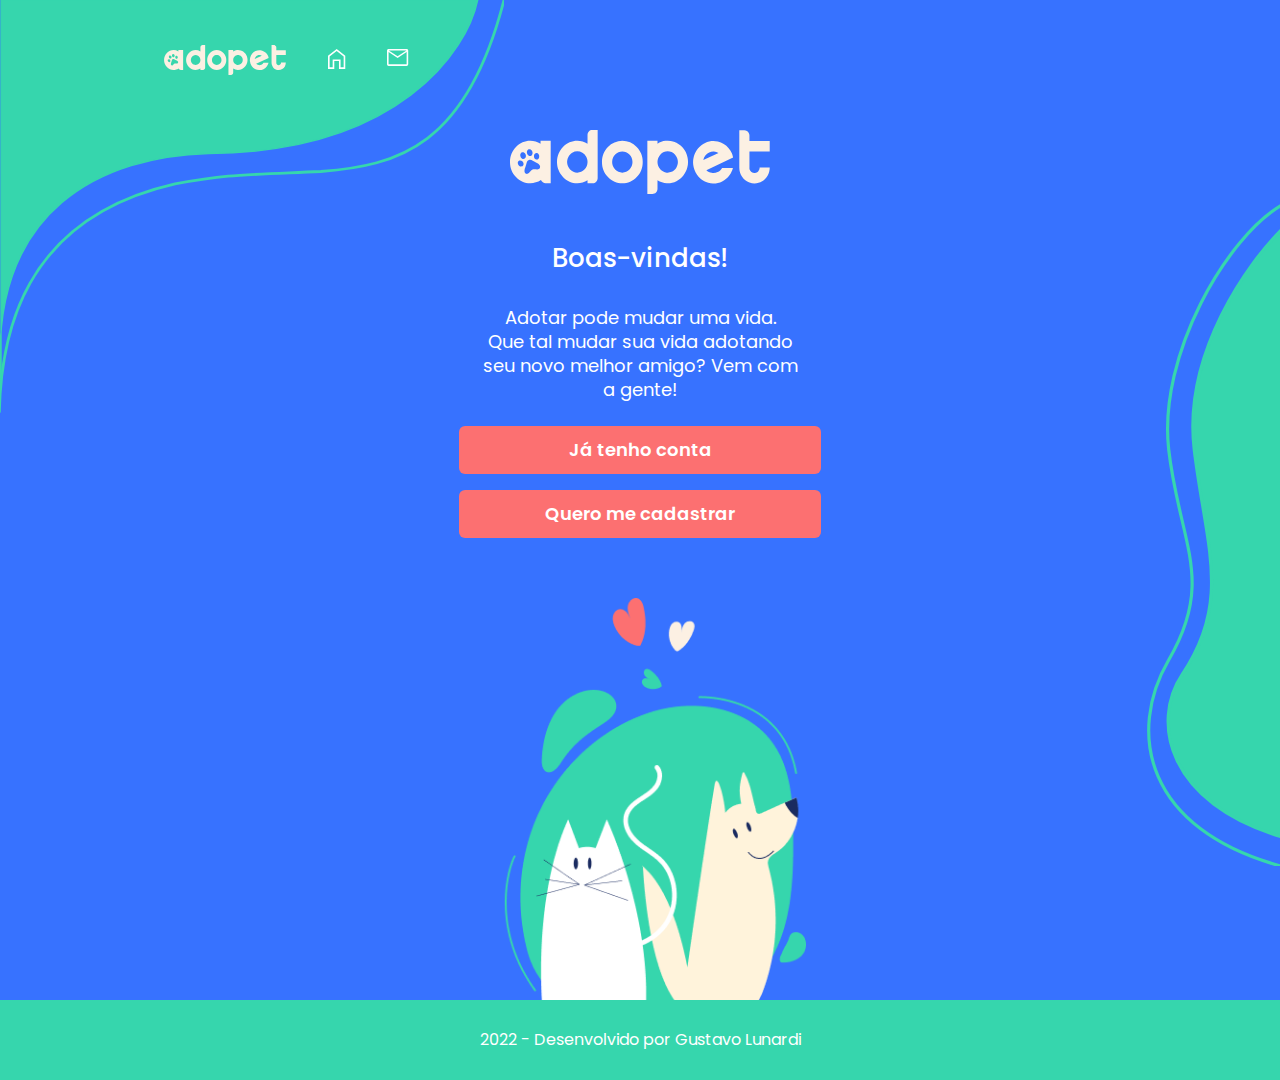
<file: index.html>
<!DOCTYPE html>
<html lang="pt-br">

<head>

   <meta charset="UTF-8">
   <meta http-equiv="X-UA-Compatible" content="IE=edge">
   <meta name="viewport" content="width=device-width, initial-scale=1.0">

   <title>Home - AdoPet</title>
   <link rel="shortcut icon" href="./src/assets/favicon.ico" type="image/x-icon">

   <!-- Font Import -->
   <link rel="preconnect" href="https://fonts.googleapis.com">
   <link rel="preconnect" href="https://fonts.gstatic.com" crossorigin>
   <link href="https://fonts.googleapis.com/css2?family=Poppins:wght@400;500;600;700&display=swap" rel="stylesheet">

   <!-- General Styles -->
   <link rel="stylesheet" href="./src/styles/general/reset.css">
   <link rel="stylesheet" href="./src/styles/general/variables.css">
   <link rel="stylesheet" href="./src/styles/general/generalStyles.css">

   <!-- Components -->
   <link rel="stylesheet" href="./src/styles/general/components/header.css">
   <link rel="stylesheet" href="./src/styles/general/components/logo.css">
   <link rel="stylesheet" href="./src/styles/general/components/formaBreverse.css">
   <link rel="stylesheet" href="./src/styles/general/components/text.css">
   <link rel="stylesheet" href="./src/styles/general/components/button.css">
   <link rel="stylesheet" href="./src/styles/general/components/footer.css">

   <!-- Index Styles -->
   <link rel="stylesheet" href="./src/styles/indexStyles/generalIndex.css">
   <link rel="stylesheet" href="./src/styles/indexStyles/sections/home.css">

</head>

<body>

   <header id="header">

      <div class="wrapper">

         <div class="header__forma">
            <img class="header__forma-img" src="./src/assets/FormaNTop.svg" alt="">
         </div>

         <div class="header__container">

            <div class="header__content">

               <img class="header__content-logo" src="./src/assets/Logo.svg" alt="">

               <a class="header__link" href="./index.html">
                  <img class="header__link-img" src="./src/assets/Casa.svg" alt="">
               </a>

               <a class="header__link" href="./src/pages/contact.html">
                  <img class="header__link-img" src="./src/assets/Mensagens.svg" alt="">
               </a>

            </div>

         </div>

      </div>

   </header>

   <main>

      <div id="logo">

         <div class="wrapper">

            <div class="logo__img">
               <svg width="260" height="64" viewBox="0 0 260 64" fill="none" xmlns="http://www.w3.org/2000/svg">
                  <path
                     d="M82.0979 0H87.657V47.9496C87.6636 48.6511 87.5349 49.3467 87.2785 49.995C87.0221 50.6433 86.6433 51.2309 86.1647 51.7227C85.7078 52.2329 85.1544 52.6382 84.5396 52.9128C83.9249 53.1874 83.2622 53.3253 82.5937 53.3177H77.5256V50.2673C74.4459 52.2105 70.9198 53.2441 67.3227 53.2579C64.6474 53.2989 61.9926 52.7663 59.5219 51.693C57.0512 50.6197 54.8171 49.0285 52.9575 47.0175C51.0629 45.0444 49.5602 42.6991 48.5358 40.1166C47.5114 37.5342 46.9854 34.7654 46.9883 31.9697C46.9895 29.1798 47.5166 26.4175 48.5393 23.8406C49.562 21.2637 51.0603 18.9227 52.9486 16.9513C54.837 14.9799 57.0783 13.4168 59.5447 12.3513C62.011 11.2858 64.654 10.7387 67.3227 10.7413C70.9092 10.7479 74.4299 11.7489 77.5256 13.6422V4.78499C77.5256 3.51679 78.0072 2.30047 78.8645 1.40325C79.7218 0.506035 80.8848 0.00132104 82.0979 0ZM77.5256 32.2887V31.6357C77.4918 29.8009 76.988 28.0091 76.0667 26.447C75.163 24.8977 73.8983 23.6132 72.3908 22.7137C70.8365 21.8027 69.0834 21.3271 67.3016 21.3333C65.5197 21.3394 63.7697 21.8269 62.2212 22.7486C60.6812 23.6832 59.401 25.0215 58.5071 26.6314C57.3729 28.6605 56.9144 31.0255 57.2034 33.3562C57.4925 35.6868 58.5127 37.8514 60.1043 39.511C61.9918 41.5113 64.5619 42.646 67.2495 42.6657C69.9371 42.6853 72.5221 41.5882 74.4361 39.6157C75.3873 38.6673 76.1499 37.5318 76.6801 36.2744C77.2102 35.017 77.4976 33.6625 77.5256 32.2887Z"
                     fill="#FCF0E3" />
                  <path
                     d="M97.9129 16.9821C101.732 12.9929 106.907 10.7487 112.306 10.7412C117.705 10.7338 122.886 12.9636 126.715 16.9422C128.647 18.8826 130.176 21.2175 131.209 23.8018C132.241 26.3861 132.755 29.1647 132.717 31.9651C132.758 34.7673 132.25 37.5486 131.223 40.1375C130.197 42.7263 128.674 45.0679 126.748 47.0179C124.858 48.9959 122.613 50.5651 120.142 51.6357C117.671 52.7063 115.022 53.2573 112.347 53.2573C109.672 53.2573 107.024 52.7063 104.553 51.6357C102.082 50.5651 99.8369 48.9959 97.9463 47.0179C96.0199 45.0686 94.4963 42.7272 93.4696 40.1381C92.4429 37.5491 91.935 34.7675 91.9771 31.9651C91.9268 29.175 92.428 26.4042 93.4494 23.826C94.4708 21.2478 95.9903 18.9179 97.9129 16.9821ZM105.126 39.5463C106.068 40.5378 107.189 41.324 108.423 41.8594C109.658 42.3949 110.982 42.6689 112.318 42.6657C113.655 42.6624 114.978 42.382 116.21 41.8405C117.442 41.2991 118.559 40.5074 119.496 39.5114C120.457 38.5305 121.217 37.3558 121.73 36.0586C122.243 34.7614 122.498 33.3687 122.481 31.9651C122.423 29.1859 121.327 26.5409 119.427 24.5966C117.526 22.6524 114.973 21.5636 112.314 21.5636C109.655 21.5636 107.102 22.6524 105.201 24.5966C103.301 26.5409 102.204 29.1859 102.147 31.9651C102.132 33.3748 102.391 34.7729 102.906 36.0757C103.421 37.3784 104.183 38.5589 105.146 39.5463H105.126Z"
                     fill="#FCF0E3" />
                  <path
                     d="M177.605 27.6477C178.255 30.8508 178.172 34.1693 177.361 37.3323C176.624 40.3496 175.262 43.1607 173.371 45.5665C171.478 47.9239 169.124 49.8293 166.467 51.154C163.485 52.6708 160.189 53.3855 156.876 53.2332C153.563 53.0809 150.339 52.0664 147.496 50.2817V58.6255C147.504 59.3272 147.376 60.0232 147.119 60.6717C146.863 61.3202 146.483 61.9076 146.004 62.3987C145.537 62.9158 144.972 63.3252 144.344 63.6007C143.717 63.8762 143.042 64.0118 142.361 63.9987H137.351V10.666H147.496V13.6566C149.937 12.0974 152.676 11.1201 155.519 10.7945C158.363 10.4688 161.239 10.8028 163.945 11.7725C167.381 12.9079 170.462 14.9874 172.865 17.7937C175.29 20.5541 176.931 23.9665 177.605 27.6477ZM150.467 39.5454C151.899 41.0311 153.72 42.0404 155.7 42.446C157.681 42.8516 159.731 42.6355 161.594 41.8248C163.457 41.0142 165.049 39.6452 166.169 37.8905C167.289 36.1357 167.887 34.0737 167.888 31.9642C167.888 29.1353 166.813 26.4222 164.9 24.4218C162.986 22.4215 160.391 21.2977 157.685 21.2977C154.979 21.2977 152.384 22.4215 150.47 24.4218C148.557 26.4222 147.482 29.1353 147.482 31.9642C147.466 33.3728 147.722 34.7703 148.235 36.073C148.748 37.3757 149.507 38.5567 150.467 39.5454Z"
                     fill="#FCF0E3" />
                  <path
                     d="M249.646 37.5869H259.711C259.733 40.3979 259.039 43.1644 257.699 45.6017C256.383 48.0174 254.463 50.0128 252.144 51.3736C249.823 52.7638 247.191 53.4893 244.516 53.477C242.792 53.4838 241.079 53.189 239.448 52.6048C236.476 51.5117 233.903 49.4785 232.087 46.7873C230.27 44.0961 229.3 40.8805 229.312 37.5869V0.204164H234.308C235.212 0.199541 236.1 0.451025 236.878 0.931881C237.653 1.40639 238.298 2.08087 238.752 2.89073C239.21 3.7062 239.449 4.63631 239.443 5.58229V11.0302H259.711V21.5322H239.443V38.6735C239.699 39.9816 240.411 41.1437 241.441 41.9343C242.47 42.7249 243.744 43.0877 245.014 42.9523C246.285 42.817 247.463 42.1932 248.318 41.2018C249.174 40.2105 249.647 38.9222 249.646 37.5869Z"
                     fill="#FCF0E3" />
                  <path
                     d="M30.5399 10.666V13.6566C27.4445 11.7627 23.9236 10.7616 20.337 10.7557C17.6661 10.7117 15.0147 11.2376 12.5448 12.3011C10.0748 13.3647 7.83829 14.9436 5.97182 16.9413C4.04444 18.8835 2.51988 21.2194 1.49297 23.8039C0.466066 26.3883 -0.0412361 29.166 0.00261915 31.9642C-0.0394921 34.7666 0.468489 37.5482 1.49518 40.1372C2.52187 42.7263 4.04546 45.0677 5.97182 47.017C7.83107 49.0284 10.0651 50.62 12.5359 51.6933C15.0066 52.7667 17.6617 53.299 20.337 53.2574C24.0923 53.2559 27.7716 52.1505 30.9547 50.0674C31.3761 50.9876 32.0224 51.7751 32.8284 52.3502C33.6418 52.9482 34.6137 53.2654 35.608 53.2574H40.7V10.666H30.5399ZM23.9795 25.654C24.2274 23.8546 25.6006 22.6634 27.0452 23.0422C28.4898 23.421 29.4576 25.1356 29.2097 26.93C28.9618 28.7244 27.5887 29.9206 26.1441 29.5418C24.6995 29.163 23.7316 27.4484 23.9795 25.654ZM18.1105 19.588C19.4073 18.6709 21.1809 19.279 22.0724 20.9438C22.964 22.6085 22.6398 24.7119 21.343 25.6291C20.0462 26.5462 18.2773 25.9431 17.3858 24.2733C16.4942 22.6036 16.8184 20.535 18.1105 19.588ZM11.4785 22.5786C12.7754 21.6615 14.549 22.2646 15.4405 23.9344C16.3321 25.6041 16.0079 27.7026 14.7111 28.6197C13.4142 29.5368 11.6454 28.9337 10.7538 27.2639C9.86228 25.5942 10.1865 23.5257 11.4785 22.5986V22.5786ZM13.2569 35.3735C12.5179 36.7193 10.7634 36.9685 9.33783 35.9317C7.91228 34.895 7.35922 32.9411 8.09822 31.6203C8.83722 30.2994 10.5917 30.0253 12.0173 31.062C13.4428 32.0988 14.0007 34.0477 13.2569 35.3934V35.3735ZM29.1716 38.8625C27.3789 40.298 24.7471 38.6432 22.573 39.6102C20.3704 40.4924 19.5694 43.5977 17.3285 43.8619C15.0877 44.126 13.3713 41.579 15.4215 36.9436C16.7564 33.8234 16.3845 31.1517 18.8495 30.0352C21.362 29.0384 22.8734 31.2464 25.9677 32.5274C30.5113 34.3716 30.9642 37.452 29.1716 38.8825V38.8625Z"
                     fill="#FCF0E3" />
                  <path
                     d="M212.099 37.906C211.064 39.7581 209.498 41.2229 207.622 42.0929C205.752 42.9914 203.662 43.2614 201.639 42.8655C199.663 42.5068 197.83 41.5562 196.361 40.129L223.094 27.6133L222.779 26.1678C222.744 25.8993 222.681 25.6353 222.593 25.3803C222.432 24.7723 222.228 24.1775 221.983 23.6009C221.16 21.638 220.032 19.8309 218.645 18.2527C215.851 14.8115 212.04 12.442 207.813 11.5188C203.555 10.5014 199.095 10.9833 195.126 12.8895C192.477 14.1171 190.109 15.9242 188.184 18.1889C186.259 20.4536 184.82 23.1233 183.965 26.0183C183.135 28.8718 182.882 31.8744 183.221 34.8357C183.624 38.353 184.878 41.705 186.864 44.5751C188.687 47.2911 191.096 49.5202 193.896 51.0819C196.697 52.6436 199.809 53.4941 202.982 53.5645C206.156 53.6349 209.3 52.9232 212.161 51.487C215.022 50.0508 217.52 47.9306 219.451 45.2978C221.055 43.0911 222.235 40.5811 222.927 37.906H212.099ZM195.355 25.5199C196.36 24.1719 197.671 23.1079 199.169 22.4246C200.662 21.7118 202.299 21.3934 203.937 21.4975C205.547 21.6022 207.114 22.0825 208.524 22.9031L193.324 30.0058C193.675 28.3716 194.368 26.8393 195.355 25.5199Z"
                     fill="#FCF0E3" />
               </svg>

            </div>

         </div>

      </div>

      <section id="home">

         <div class="wrapper">

            <div class="home__description description">

               <h2 class="home__title title">
                  Boas-vindas!
               </h2>

               <div class="home__paragraph paragraph">
                  <p class="p-1">Adotar pode mudar uma vida.</p>
                  <p class="p-2">Que tal mudar sua vida adotando seu novo melhor amigo? Vem com a gente!</p>
               </div>

            </div>

            <div class="home__buttons">

               <a href="./src/pages/login.html" class="home__buttons-button button">Já tenho conta</a>
               <a href="./src/pages/registration.html" class="home__buttons-button button">Quero me cadastrar</a>

            </div>

            <div class="home__image">

               <img class="home__image-img" src="./src/assets/CãoEGato.png" alt="">

            </div>

         </div>

      </section>

   </main>

   <footer id="footer">

      <div class="wrapper">

         <p>2022 - Desenvolvido por <a href="https://github.com/Gutinnho/AdoPet">Gustavo Lunardi</a></p>

      </div>

   </footer>

</body>

</html>
</file>
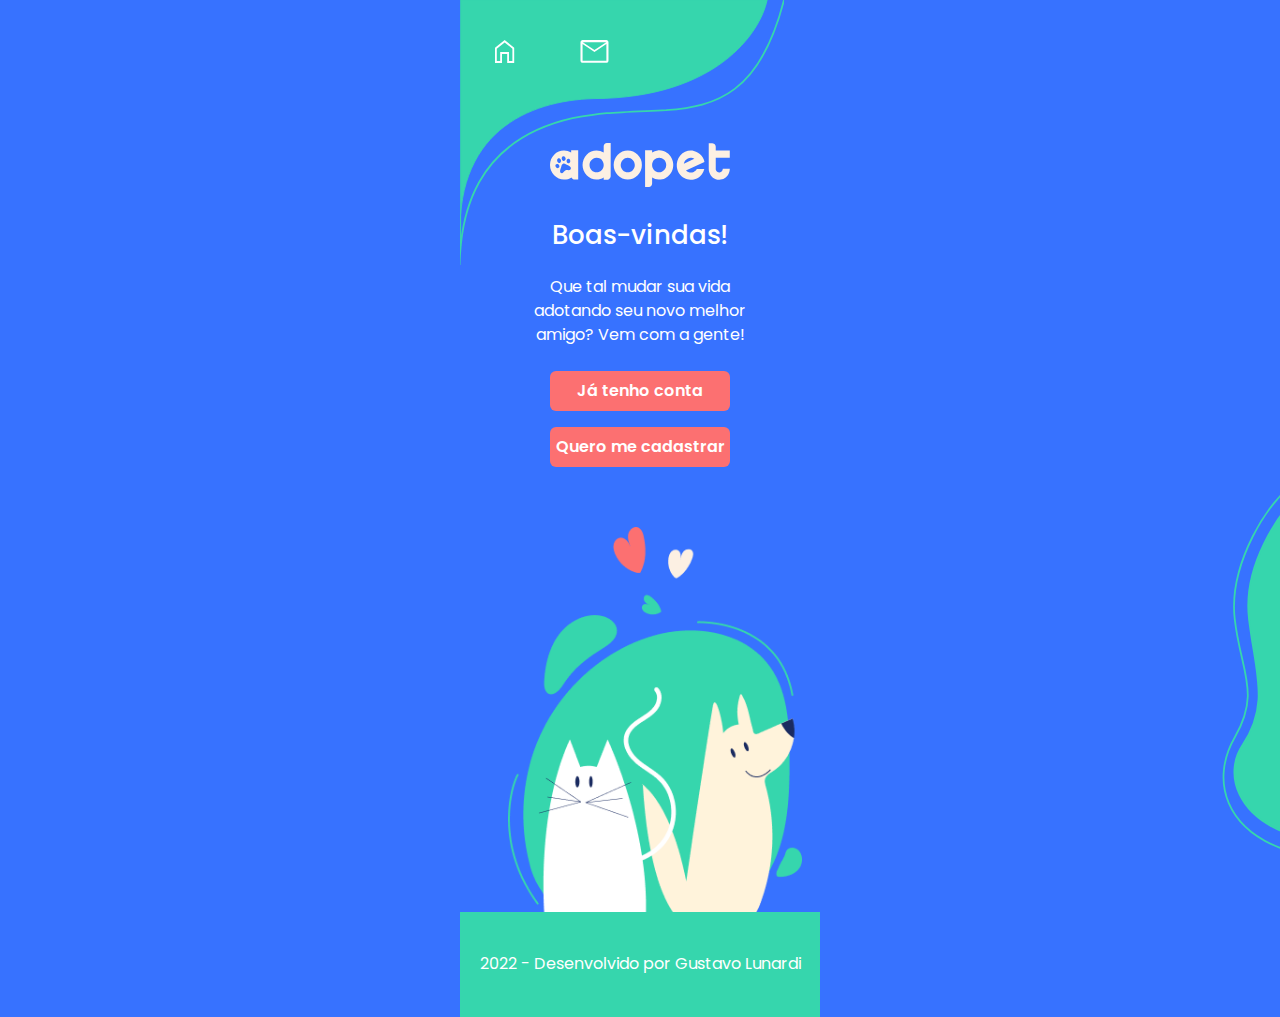
<file: src/pages/index.html>
<!DOCTYPE html>
<html lang="en">

<head>

   <meta charset="UTF-8">
   <meta http-equiv="X-UA-Compatible" content="IE=edge">
   <meta name="viewport" content="width=device-width, initial-scale=1.0">

   <title>AdoPet</title>

   <!-- Font Import -->
   <link rel="preconnect" href="https://fonts.googleapis.com">
   <link rel="preconnect" href="https://fonts.gstatic.com" crossorigin>
   <link href="https://fonts.googleapis.com/css2?family=Poppins:wght@400;500;600;700&display=swap" rel="stylesheet">

   <!-- Style Sheet -->
   <link rel="stylesheet" href="../styles/reset.css">
   <link rel="stylesheet" href="../styles/variables.css	">
   <link rel="stylesheet" href="../styles/generalStyles.css">
   <link rel="stylesheet" href="../styles/header.css">
   <link rel="stylesheet" href="../styles/logo.css">
   <link rel="stylesheet" href="../styles/sections/home.css">
   <link rel="stylesheet" href="../styles/footer.css">

</head>

<body>

   <header id="header">
      <div class="wrapper">

         <div class="header__forma">
            <img class="header__forma-img" src="../assets/FormaNTop.svg" alt="">
         </div>

         <div class="header__container">

            <div class="header__links">
               <img src="../assets/Casa.svg" alt="">
               <img src="../assets/Mensagens.svg" alt="">
            </div>

            <div class="header__perfil">
               <img src="../assets/Usuário.png" alt="" class="hidden">
            </div>

         </div>

      </div>
   </header>

   <main>

      <section id="logo">

         <div class="wrapper">

            <div class="logo__img">
               <img src="../assets/Logo.svg" alt="">
            </div>

         </div>

      </section>

      <section id="home">

         <div class="wrapper">

            <div class="home__description">

               <h2 class="home__title">
                  Boas-vindas!
               </h2>

               <div class="home__forma">

                  <img class="home__forma-img" src="../assets/FormaBReverse.svg" alt="">

               </div>

               <p class="home__introduction">
                  Que tal mudar sua vida adotando seu novo melhor amigo? Vem com a gente!
               </p>

            </div>

            <div class="home__buttons">

               <a href="#" class="button">Já tenho conta</a>
               <a href="#" class="button">Quero me cadastrar</a>

            </div>

            <div class="home__image">
               <img src="../assets/CãoEGato.png" alt="">
            </div>

         </div>

      </section>

   </main>

   <footer id="footer" class="wrapper">

      <p>2022 - Desenvolvido por <a href="https://github.com/Gutinnho/AdoPet">Gustavo Lunardi</a></p>

   </footer>

</body>

</html>
</file>
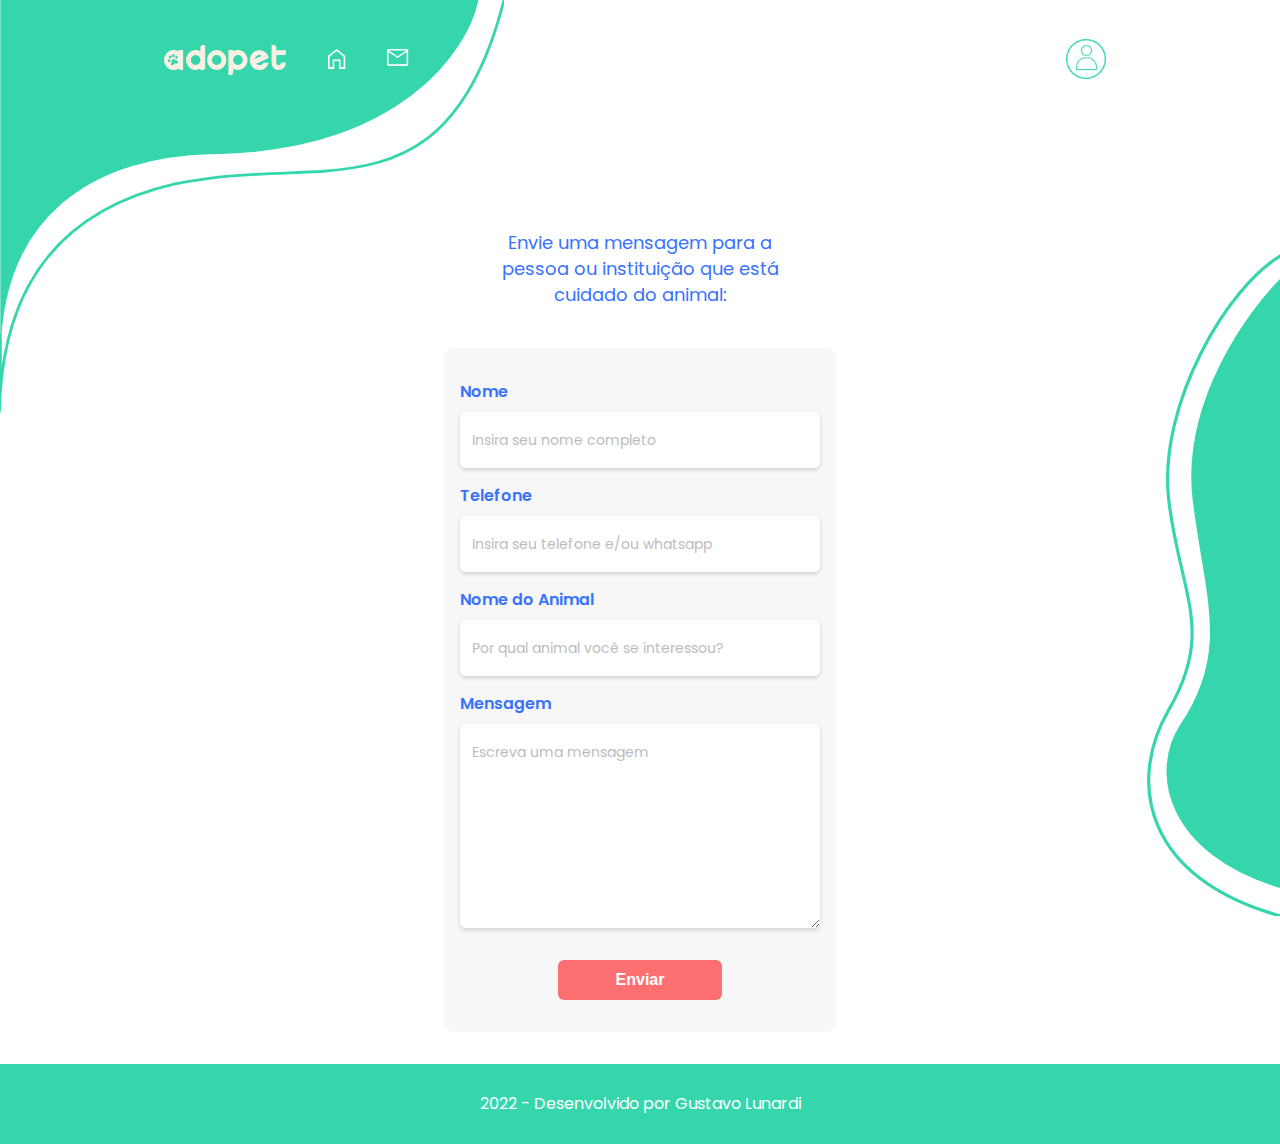
<file: src/pages/contact.html>
<!DOCTYPE html>
<html lang="pt-br">

<head>

   <meta charset="UTF-8">
   <meta http-equiv="X-UA-Compatible" content="IE=edge">
   <meta name="viewport" content="width=device-width, initial-scale=1.0">

   <title>Contact - Adopet</title>
   <link rel="shortcut icon" href="../assets/favicon.ico" type="image/x-icon">

   <!-- Font Import -->
   <link rel="preconnect" href="https://fonts.googleapis.com">
   <link rel="preconnect" href="https://fonts.gstatic.com" crossorigin>
   <link href="https://fonts.googleapis.com/css2?family=Poppins:wght@400;500;600;700&display=swap" rel="stylesheet">

   <!-- General Styles -->
   <link rel="stylesheet" href="../styles/general/reset.css">
   <link rel="stylesheet" href="../styles/general/variables.css">
   <link rel="stylesheet" href="../styles/general/generalStyles.css">

   <!-- Components -->
   <link rel="stylesheet" href="../styles/general/components/header.css">
   <link rel="stylesheet" href="../styles/general/components/formaBreverse.css">
   <link rel="stylesheet" href="../styles/regulator.css">
   <link rel="stylesheet" href="../styles/general/components/text.css">
   <link rel="stylesheet" href="../styles/general/components/form.css">
   <link rel="stylesheet" href="../styles/general/components/label.css">
   <link rel="stylesheet" href="../styles/general/components/input.css">
   <link rel="stylesheet" href="../styles/general/components/button.css">
   <link rel="stylesheet" href="../styles/general/components/footer.css">

   <!-- Contact Styles -->
   <link rel="stylesheet" href="../styles/contactStyles/section/contact.css">

</head>

<body>

   <header id="header">

      <div class="wrapper">

         <div class="header__forma">
            <img class="header__forma-img" src="../assets/FormaNTop.svg" alt="">
         </div>

         <div class="header__container">

            <div class="header__content">

               <img class="header__content-logo" src="../assets/Logo.svg" alt="">

               <a class="header__link" href="../../index.html">
                  <img class="header__link-img" src="../assets/Casa.svg" alt="">
               </a>

               <a class="header__link" href="./contact.html">
                  <img class="header__link-img" src="../assets/Mensagens.svg" alt="">
               </a>

            </div>

            <div class="header__perfil">
               <a href="./profile.html">
                  <img src="../assets/Usuário.png" alt="" class="">
               </a>
            </div>

         </div>

      </div>

   </header>

   <main>

      <section id="contact">

         <div class="wrapper">

            <div class="contact__description description">

               <p class="contact__paragraph paragraph">
                  Envie uma mensagem para a pessoa ou instituição que está cuidado do animal:
               </p>

            </div>

            <form action="" autocomplete="on" class="contact__form form-2" id="form__contact-id">

               <div class="contact__form-container form__container-2">

                  <label for="input__nome" class="contact__form-label label-azul">
                     Nome
                  </label>
                  <input type="text" id="input__nome" required class="contact__form-input input-2"
                     placeholder="Insira seu nome completo" spellcheck="false" form="form__contact-id">

               </div>

               <div class="contact__form-container form__container-2">

                  <label for="input__telefone" class="contact__form-label label-azul">
                     Telefone
                  </label>
                  <input type="tel" name="" id="input__telefone" required class="contact__form-input input-2"
                     placeholder="Insira seu telefone e/ou whatsapp" spellcheck="false" form="form__contact-id">

               </div>

               <div class="contact__form-container form__container-2">

                  <label for="input__nome-animal" class="contact__form-label label-azul">
                     Nome do Animal
                  </label>
                  <input type="text" id="input__nome-animal" required class="contact__form-input input-2"
                     placeholder="Por qual animal você se interessou?" spellcheck="false" form="form__contact-id">

               </div>

               <div class="contact__form-container form__container-2">

                  <label for="input__mensagem" class="contact__form-label label-azul">
                     Mensagem
                  </label>
                  <textarea class="contact__form-input input-2 form__mensage" id="input__mensagem" cols="30" rows="5"
                     required spellcheck="true" placeholder="Escreva uma mensagem" maxlength="500" minlength="50"
                     wrap="soft" form="form__contact-id"></textarea>

               </div>

               <button type="submit" class="button contact__form-button">
                  Enviar
               </button>

            </form>

         </div>

      </section>

   </main>

   <footer id="footer">

      <div class="wrapper">

         <p>2022 - Desenvolvido por <a href="https://github.com/Gutinnho/AdoPet">Gustavo Lunardi</a></p>

      </div>

   </footer>

</body>

</html>
</file>
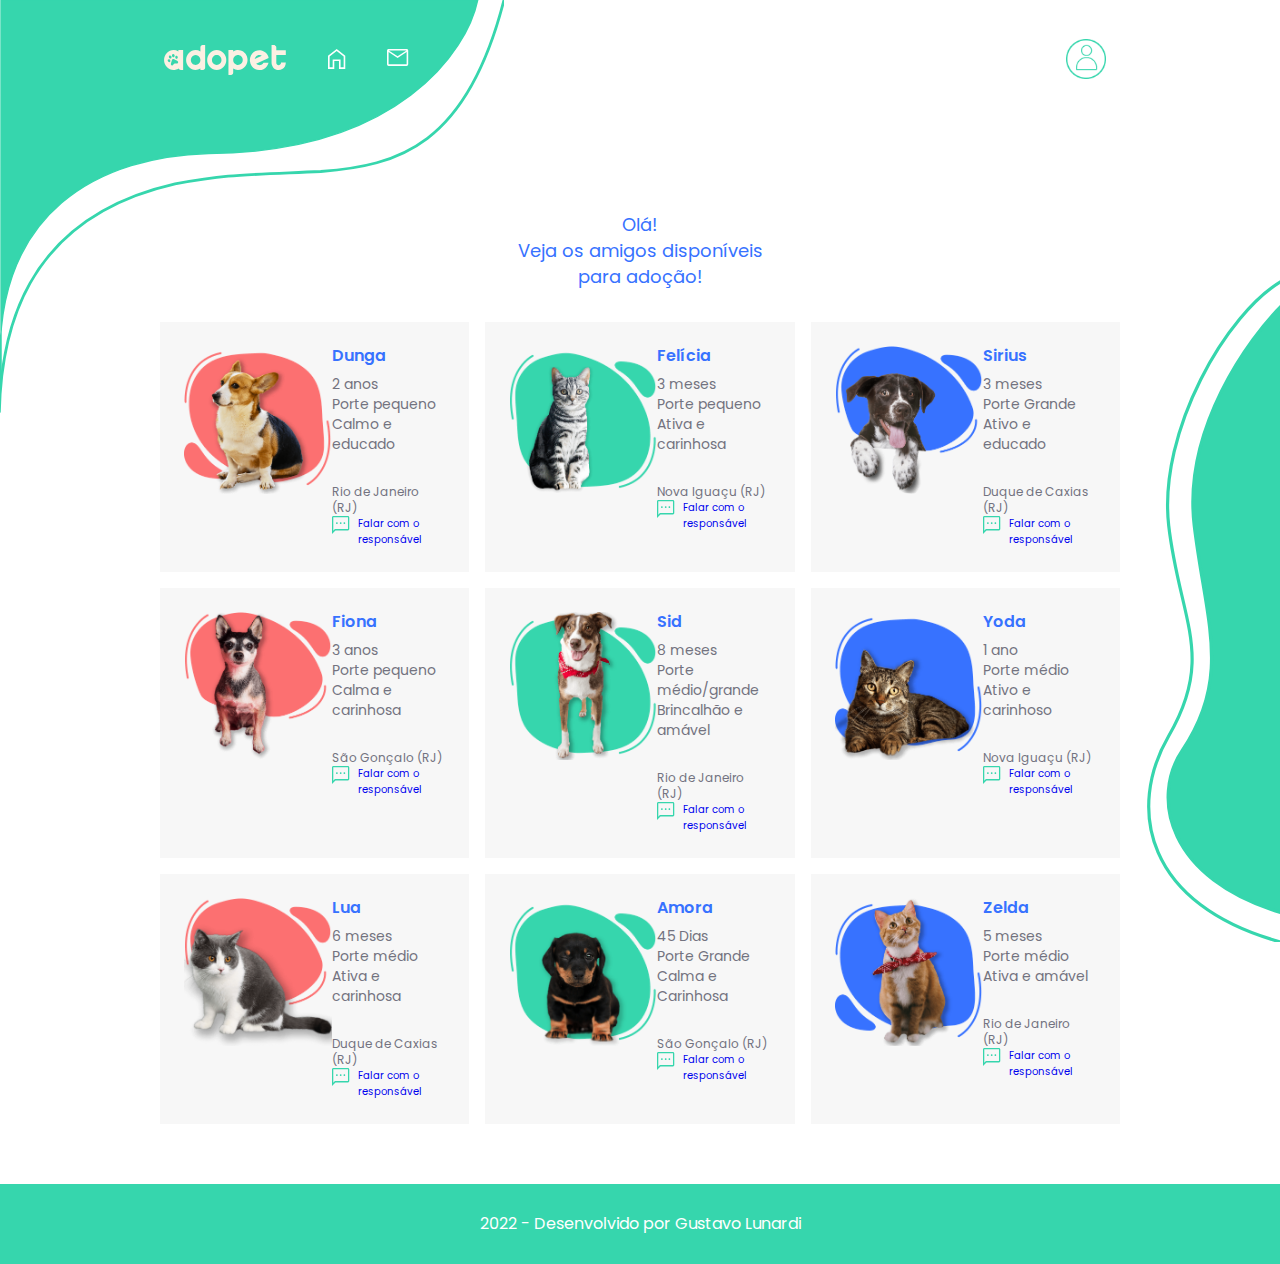
<file: src/pages/gallery.html>
<!DOCTYPE html>
<html lang="pt-br">

<head>

   <meta charset="UTF-8">
   <meta http-equiv="X-UA-Compatible" content="IE=edge">
   <meta name="viewport" content="width=device-width, initial-scale=1.0">

   <title>AdoPet - Galery</title>
   <link rel="shortcut icon" href="../assets/favicon.ico" type="image/x-icon">

   <!-- Font Import -->
   <link rel="preconnect" href="https://fonts.googleapis.com">
   <link rel="preconnect" href="https://fonts.gstatic.com" crossorigin>
   <link href="https://fonts.googleapis.com/css2?family=Poppins:wght@400;500;600;700&display=swap" rel="stylesheet">

   <!-- General Styles -->
   <link rel="stylesheet" href="../styles/general/reset.css">
   <link rel="stylesheet" href="../styles/general/variables.css">
   <link rel="stylesheet" href="../styles/general/generalStyles.css">

   <!-- Components -->
   <link rel="stylesheet" href="../styles/general/components/header.css">
   <link rel="stylesheet" href="../styles/general/components/formaBreverse.css">
   <link rel="stylesheet" href="../styles/regulator.css">
   <link rel="stylesheet" href="../styles/general/components/text.css">
   <link rel="stylesheet" href="../styles/general/components/footer.css">

   <!-- Gallery Styles -->
   <link rel="stylesheet" href="../styles/galleryStyles/section/gallery.css">

</head>

<body>

   <header id="header">

      <div class="wrapper">

         <div class="header__forma">
            <img class="header__forma-img" src="../assets/FormaNTop.svg" alt="">
         </div>

         <div class="header__container">

            <div class="header__content">

               <img class="header__content-logo" src="../assets/Logo.svg" alt="">

               <a class="header__link" href="../../index.html">
                  <img class="header__link-img" src="../assets/Casa.svg" alt="">
               </a>

               <a class="header__link" href="./contact.html">
                  <img class="header__link-img" src="../assets/Mensagens.svg" alt="">
               </a>

            </div>

            <div class="header__perfil">
               <a href="./profile.html">
                  <img src="../assets/Usuário.png" alt="" class="">
               </a>
            </div>

         </div>

      </div>

   </header>

   <main>

      <section id="gallery">

         <div class="wrapper">

            <div class="gallery__description description">

               <div class="gallery__paragraph">

                  <p class="model-1 paragraph">Olá! Veja os amigos disponíveis para adoção!</p>
                  <p class="model-2 paragraph">Olá!<br> Veja os amigos disponíveis para adoção!</p>

               </div>

            </div>



            <ul class="gallery__cards">

               <li class="gallery__cards-card">

                  <img src="../assets/Animais/Animais_-_Dunga.png" alt="">

                  <div class="gallery__card-information">

                     <div class="group-a">

                        <p class="gallery__information-name">Dunga</p>
                        <p class="gallery__information-age">2 anos</p>
                        <p class="gallery__information-size">Porte pequeno</p>
                        <p class="gallery__information-temperament">Calmo e educado</p>

                     </div>

                     <div class="group-b">

                        <p class="gallery__information-address">Rio de Janeiro (RJ)</p>
                        <a href="./contact.html" class="gallery__information-link">
                           <img src="../assets/chatIcon.svg" alt="">
                           Falar com o responsável
                        </a>

                     </div>

                  </div>

               </li>

               <li class="gallery__cards-card">

                  <img src="../assets/Animais/Animais_-_Felícia.png" alt="">

                  <div class="gallery__card-information">

                     <div class="group-a">

                        <p class="gallery__information-name">Felícia</p>
                        <p class="gallery__information-age">3 meses</p>
                        <p class="gallery__information-size">Porte pequeno</p>
                        <p class="gallery__information-temperament">Ativa e carinhosa</p>

                     </div>

                     <div class="group-b">

                        <p class="gallery__information-address">Nova Iguaçu (RJ)</p>
                        <a href="./contact.html" class="gallery__information-link">
                           <img src="../assets/chatIcon.svg" alt="">
                           Falar com o responsável
                        </a>

                     </div>

                  </div>

               </li>

               <li class="gallery__cards-card">

                  <img src="../assets/Animais/Animais_-_Sirius.png" alt="">

                  <div class="gallery__card-information">

                     <div class="group-a">

                        <p class="gallery__information-name">Sirius</p>
                        <p class="gallery__information-age">3 meses</p>
                        <p class="gallery__information-size">Porte Grande</p>
                        <p class="gallery__information-temperament">Ativo e educado</p>

                     </div>

                     <div class="group-b">

                        <p class="gallery__information-address">Duque de Caxias (RJ)</p>
                        <a href="./contact.html" class="gallery__information-link">
                           <img src="../assets/chatIcon.svg" alt="">
                           Falar com o responsável
                        </a>

                     </div>

                  </div>

               </li>

               <li class="gallery__cards-card">

                  <img src="../assets/Animais/Animais_-_Fiona.png" alt="">

                  <div class="gallery__card-information">

                     <div class="group-a">

                        <p class="gallery__information-name">Fiona</p>
                        <p class="gallery__information-age">3 anos</p>
                        <p class="gallery__information-size">Porte pequeno</p>
                        <p class="gallery__information-temperament">Calma e carinhosa</p>

                     </div>

                     <div class="group-b">

                        <p class="gallery__information-address">São Gonçalo (RJ)</p>
                        <a href="./contact.html" class="gallery__information-link">
                           <img src="../assets/chatIcon.svg" alt="">
                           Falar com o responsável
                        </a>

                     </div>

                  </div>

               </li>

               <li class="gallery__cards-card">

                  <img src="../assets/Animais/Animais_-_Sid.png" alt="">

                  <div class="gallery__card-information">

                     <div class="group-a">

                        <p class="gallery__information-name">Sid</p>
                        <p class="gallery__information-age">8 meses</p>
                        <p class="gallery__information-size">Porte médio/grande</p>
                        <p class="gallery__information-temperament">Brincalhão e amável</p>

                     </div>

                     <div class="group-b">

                        <p class="gallery__information-address">Rio de Janeiro (RJ)</p>
                        <a href="./contact.html" class="gallery__information-link">
                           <img src="../assets/chatIcon.svg" alt="">
                           Falar com o responsável
                        </a>

                     </div>

                  </div>

               </li>

               <li class="gallery__cards-card">

                  <img src="../assets/Animais/Animais_-_Yoda.png" alt="">

                  <div class="gallery__card-information">

                     <div class="group-a">

                        <p class="gallery__information-name">Yoda</p>
                        <p class="gallery__information-age">1 ano</p>
                        <p class="gallery__information-size">Porte médio</p>
                        <p class="gallery__information-temperament">Ativo e carinhoso</p>

                     </div>

                     <div class="group-b">

                        <p class="gallery__information-address">Nova Iguaçu (RJ)</p>
                        <a href="./contact.html" class="gallery__information-link">
                           <img src="../assets/chatIcon.svg" alt="">
                           Falar com o responsável
                        </a>

                     </div>

                  </div>

               </li>

               <li class="gallery__cards-card">

                  <img src="../assets/Animais/Animais_-_Lua.png" alt="">

                  <div class="gallery__card-information">

                     <div class="group-a">

                        <p class="gallery__information-name">Lua</p>
                        <p class="gallery__information-age">6 meses</p>
                        <p class="gallery__information-size">Porte médio</p>
                        <p class="gallery__information-temperament">Ativa e carinhosa</p>

                     </div>

                     <div class="group-b">

                        <p class="gallery__information-address">Duque de Caxias (RJ)</p>
                        <a href="./contact.html" class="gallery__information-link">
                           <img src="../assets/chatIcon.svg" alt="">
                           Falar com o responsável
                        </a>

                     </div>

                  </div>

               </li>

               <li class="gallery__cards-card">

                  <img src="../assets/Animais/Animais_-_Amora.png" alt="">

                  <div class="gallery__card-information">

                     <div class="group-a">

                        <p class="gallery__information-name">Amora</p>
                        <p class="gallery__information-age">45 Dias</p>
                        <p class="gallery__information-size">Porte Grande</p>
                        <p class="gallery__information-temperament">Calma e Carinhosa</p>

                     </div>

                     <div class="group-b">

                        <p class="gallery__information-address">São Gonçalo (RJ)</p>
                        <a href="./contact.html" class="gallery__information-link">
                           <img src="../assets/chatIcon.svg" alt="">
                           Falar com o responsável
                        </a>

                     </div>

                  </div>

               </li>

               <li class="gallery__cards-card">

                  <img src="../assets/Animais/Animais_-_Zelda.png" alt="">

                  <div class="gallery__card-information">

                     <div class="group-a">

                        <p class="gallery__information-name">Zelda</p>
                        <p class="gallery__information-age">5 meses</p>
                        <p class="gallery__information-size">Porte médio</p>
                        <p class="gallery__information-temperament">Ativa e amável</p>

                     </div>

                     <div class="group-b">

                        <p class="gallery__information-address">Rio de Janeiro (RJ)</p>
                        <a href="./contact.html" class="gallery__information-link">
                           <img src="../assets/chatIcon.svg" alt="">
                           Falar com o responsável
                        </a>

                     </div>

                  </div>

               </li>

            </ul>

         </div>

      </section>

   </main>

   <footer id="footer">

      <div class="wrapper">

         <p>2022 - Desenvolvido por <a href="https://github.com/Gutinnho/AdoPet">Gustavo Lunardi</a></p>

      </div>

   </footer>

</body>

</html>
</file>
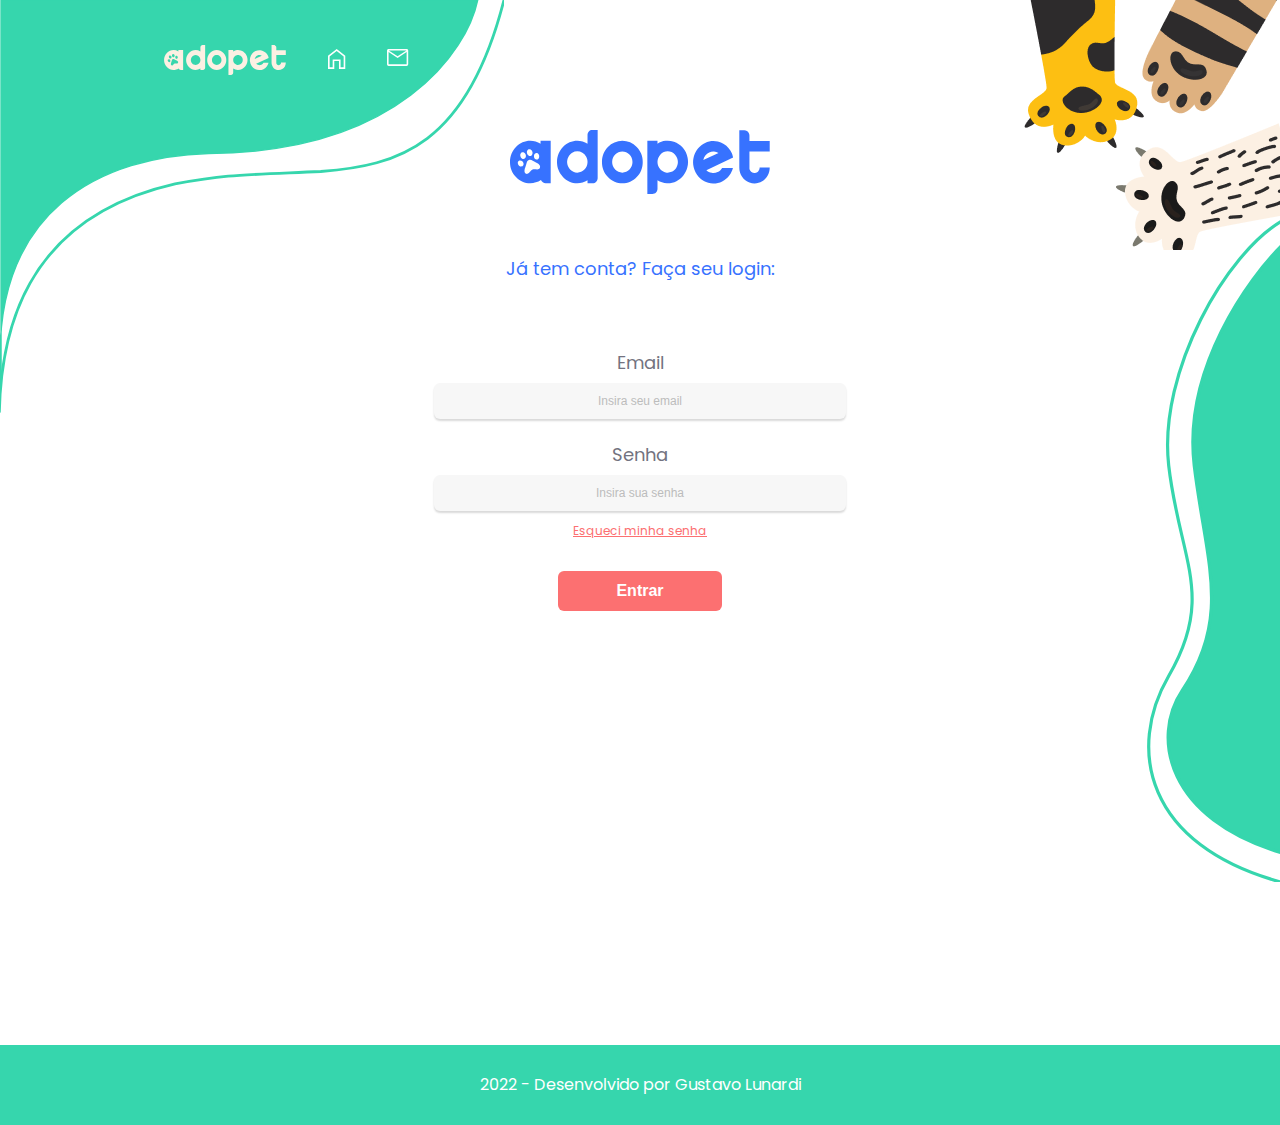
<file: src/pages/login.html>
<!DOCTYPE html>
<html lang="pt-br">

<head>

   <meta charset="UTF-8">
   <meta http-equiv="X-UA-Compatible" content="IE=edge">
   <meta name="viewport" content="width=device-width, initial-scale=1.0">

   <title>AdoPet - Registration</title>
   <link rel="shortcut icon" href="../assets/favicon.ico" type="image/x-icon">

   <!-- Font Import -->
   <link rel="preconnect" href="https://fonts.googleapis.com">
   <link rel="preconnect" href="https://fonts.gstatic.com" crossorigin>
   <link href="https://fonts.googleapis.com/css2?family=Poppins:wght@400;500;600;700&display=swap" rel="stylesheet">

   <!-- General Styles -->
   <link rel="stylesheet" href="../styles/general/reset.css">
   <link rel="stylesheet" href="../styles/general/variables.css">
   <link rel="stylesheet" href="../styles/general/generalStyles.css">

   <!-- Components -->
   <link rel="stylesheet" href="../styles/general/components/header.css">
   <link rel="stylesheet" href="../styles/general/components/patas.css">
   <link rel="stylesheet" href="../styles/general/components/logo.css">
   <link rel="stylesheet" href="../styles/general/components/formaBreverse.css">
   <link rel="stylesheet" href="../styles/regulator.css">
   <link rel="stylesheet" href="../styles/general/components/formaBNormal.css">
   <link rel="stylesheet" href="../styles/general/components/text.css">
   <link rel="stylesheet" href="../styles/general/components/form.css">
   <link rel="stylesheet" href="../styles/general/components/label.css">
   <link rel="stylesheet" href="../styles/general/components/input.css">
   <link rel="stylesheet" href="../styles/general/components/button.css">
   <link rel="stylesheet" href="../styles/general/components/footer.css">

   <!-- Login Styles -->
   <link rel="stylesheet" href="../styles/loginStyles/loginStyles.css">
   <link rel="stylesheet" href="../styles/loginStyles/section/login.css">

</head>

<body>

   <header id="header">

      <div class="wrapper">

         <div class="header__forma">
            <img class="header__forma-img" src="../assets/FormaNTop.svg" alt="">
         </div>

         <div class="header__container">

            <div class="header__content">

               <img class="header__content-logo" src="../assets/Logo.svg" alt="">

               <a class="header__link" href="../../index.html">
                  <img class="header__link-img" src="../assets/Casa.svg" alt="">
               </a>

               <a class="header__link" href="./contact.html">
                  <img class="header__link-img" src="../assets/Mensagens.svg" alt="">
               </a>

            </div>

         </div>

      </div>

   </header>

   <main>

      <div id="logo">

         <div class="wrapper">

            <div class="logo__img">
               <svg width="260" height="64" viewBox="0 0 260 64" fill="none" xmlns="http://www.w3.org/2000/svg">
                  <path
                     d="M82.0979 0H87.657V47.9496C87.6636 48.6511 87.5349 49.3467 87.2785 49.995C87.0221 50.6433 86.6433 51.2309 86.1647 51.7227C85.7078 52.2329 85.1544 52.6382 84.5396 52.9128C83.9249 53.1874 83.2622 53.3253 82.5937 53.3177H77.5256V50.2673C74.4459 52.2105 70.9198 53.2441 67.3227 53.2579C64.6474 53.2989 61.9926 52.7663 59.5219 51.693C57.0512 50.6197 54.8171 49.0285 52.9575 47.0175C51.0629 45.0444 49.5602 42.6991 48.5358 40.1166C47.5114 37.5342 46.9854 34.7654 46.9883 31.9697C46.9895 29.1798 47.5166 26.4175 48.5393 23.8406C49.562 21.2637 51.0603 18.9227 52.9486 16.9513C54.837 14.9799 57.0783 13.4168 59.5447 12.3513C62.011 11.2858 64.654 10.7387 67.3227 10.7413C70.9092 10.7479 74.4299 11.7489 77.5256 13.6422V4.78499C77.5256 3.51679 78.0072 2.30047 78.8645 1.40325C79.7218 0.506035 80.8848 0.00132104 82.0979 0ZM77.5256 32.2887V31.6357C77.4918 29.8009 76.988 28.0091 76.0667 26.447C75.163 24.8977 73.8983 23.6132 72.3908 22.7137C70.8365 21.8027 69.0834 21.3271 67.3016 21.3333C65.5197 21.3394 63.7697 21.8269 62.2212 22.7486C60.6812 23.6832 59.401 25.0215 58.5071 26.6314C57.3729 28.6605 56.9144 31.0255 57.2034 33.3562C57.4925 35.6868 58.5127 37.8514 60.1043 39.511C61.9918 41.5113 64.5619 42.646 67.2495 42.6657C69.9371 42.6853 72.5221 41.5882 74.4361 39.6157C75.3873 38.6673 76.1499 37.5318 76.6801 36.2744C77.2102 35.017 77.4976 33.6625 77.5256 32.2887Z"
                     fill="#FCF0E3" />
                  <path
                     d="M97.9129 16.9821C101.732 12.9929 106.907 10.7487 112.306 10.7412C117.705 10.7338 122.886 12.9636 126.715 16.9422C128.647 18.8826 130.176 21.2175 131.209 23.8018C132.241 26.3861 132.755 29.1647 132.717 31.9651C132.758 34.7673 132.25 37.5486 131.223 40.1375C130.197 42.7263 128.674 45.0679 126.748 47.0179C124.858 48.9959 122.613 50.5651 120.142 51.6357C117.671 52.7063 115.022 53.2573 112.347 53.2573C109.672 53.2573 107.024 52.7063 104.553 51.6357C102.082 50.5651 99.8369 48.9959 97.9463 47.0179C96.0199 45.0686 94.4963 42.7272 93.4696 40.1381C92.4429 37.5491 91.935 34.7675 91.9771 31.9651C91.9268 29.175 92.428 26.4042 93.4494 23.826C94.4708 21.2478 95.9903 18.9179 97.9129 16.9821ZM105.126 39.5463C106.068 40.5378 107.189 41.324 108.423 41.8594C109.658 42.3949 110.982 42.6689 112.318 42.6657C113.655 42.6624 114.978 42.382 116.21 41.8405C117.442 41.2991 118.559 40.5074 119.496 39.5114C120.457 38.5305 121.217 37.3558 121.73 36.0586C122.243 34.7614 122.498 33.3687 122.481 31.9651C122.423 29.1859 121.327 26.5409 119.427 24.5966C117.526 22.6524 114.973 21.5636 112.314 21.5636C109.655 21.5636 107.102 22.6524 105.201 24.5966C103.301 26.5409 102.204 29.1859 102.147 31.9651C102.132 33.3748 102.391 34.7729 102.906 36.0757C103.421 37.3784 104.183 38.5589 105.146 39.5463H105.126Z"
                     fill="#FCF0E3" />
                  <path
                     d="M177.605 27.6477C178.255 30.8508 178.172 34.1693 177.361 37.3323C176.624 40.3496 175.262 43.1607 173.371 45.5665C171.478 47.9239 169.124 49.8293 166.467 51.154C163.485 52.6708 160.189 53.3855 156.876 53.2332C153.563 53.0809 150.339 52.0664 147.496 50.2817V58.6255C147.504 59.3272 147.376 60.0232 147.119 60.6717C146.863 61.3202 146.483 61.9076 146.004 62.3987C145.537 62.9158 144.972 63.3252 144.344 63.6007C143.717 63.8762 143.042 64.0118 142.361 63.9987H137.351V10.666H147.496V13.6566C149.937 12.0974 152.676 11.1201 155.519 10.7945C158.363 10.4688 161.239 10.8028 163.945 11.7725C167.381 12.9079 170.462 14.9874 172.865 17.7937C175.29 20.5541 176.931 23.9665 177.605 27.6477ZM150.467 39.5454C151.899 41.0311 153.72 42.0404 155.7 42.446C157.681 42.8516 159.731 42.6355 161.594 41.8248C163.457 41.0142 165.049 39.6452 166.169 37.8905C167.289 36.1357 167.887 34.0737 167.888 31.9642C167.888 29.1353 166.813 26.4222 164.9 24.4218C162.986 22.4215 160.391 21.2977 157.685 21.2977C154.979 21.2977 152.384 22.4215 150.47 24.4218C148.557 26.4222 147.482 29.1353 147.482 31.9642C147.466 33.3728 147.722 34.7703 148.235 36.073C148.748 37.3757 149.507 38.5567 150.467 39.5454Z"
                     fill="#FCF0E3" />
                  <path
                     d="M249.646 37.5869H259.711C259.733 40.3979 259.039 43.1644 257.699 45.6017C256.383 48.0174 254.463 50.0128 252.144 51.3736C249.823 52.7638 247.191 53.4893 244.516 53.477C242.792 53.4838 241.079 53.189 239.448 52.6048C236.476 51.5117 233.903 49.4785 232.087 46.7873C230.27 44.0961 229.3 40.8805 229.312 37.5869V0.204164H234.308C235.212 0.199541 236.1 0.451025 236.878 0.931881C237.653 1.40639 238.298 2.08087 238.752 2.89073C239.21 3.7062 239.449 4.63631 239.443 5.58229V11.0302H259.711V21.5322H239.443V38.6735C239.699 39.9816 240.411 41.1437 241.441 41.9343C242.47 42.7249 243.744 43.0877 245.014 42.9523C246.285 42.817 247.463 42.1932 248.318 41.2018C249.174 40.2105 249.647 38.9222 249.646 37.5869Z"
                     fill="#FCF0E3" />
                  <path
                     d="M30.5399 10.666V13.6566C27.4445 11.7627 23.9236 10.7616 20.337 10.7557C17.6661 10.7117 15.0147 11.2376 12.5448 12.3011C10.0748 13.3647 7.83829 14.9436 5.97182 16.9413C4.04444 18.8835 2.51988 21.2194 1.49297 23.8039C0.466066 26.3883 -0.0412361 29.166 0.00261915 31.9642C-0.0394921 34.7666 0.468489 37.5482 1.49518 40.1372C2.52187 42.7263 4.04546 45.0677 5.97182 47.017C7.83107 49.0284 10.0651 50.62 12.5359 51.6933C15.0066 52.7667 17.6617 53.299 20.337 53.2574C24.0923 53.2559 27.7716 52.1505 30.9547 50.0674C31.3761 50.9876 32.0224 51.7751 32.8284 52.3502C33.6418 52.9482 34.6137 53.2654 35.608 53.2574H40.7V10.666H30.5399ZM23.9795 25.654C24.2274 23.8546 25.6006 22.6634 27.0452 23.0422C28.4898 23.421 29.4576 25.1356 29.2097 26.93C28.9618 28.7244 27.5887 29.9206 26.1441 29.5418C24.6995 29.163 23.7316 27.4484 23.9795 25.654ZM18.1105 19.588C19.4073 18.6709 21.1809 19.279 22.0724 20.9438C22.964 22.6085 22.6398 24.7119 21.343 25.6291C20.0462 26.5462 18.2773 25.9431 17.3858 24.2733C16.4942 22.6036 16.8184 20.535 18.1105 19.588ZM11.4785 22.5786C12.7754 21.6615 14.549 22.2646 15.4405 23.9344C16.3321 25.6041 16.0079 27.7026 14.7111 28.6197C13.4142 29.5368 11.6454 28.9337 10.7538 27.2639C9.86228 25.5942 10.1865 23.5257 11.4785 22.5986V22.5786ZM13.2569 35.3735C12.5179 36.7193 10.7634 36.9685 9.33783 35.9317C7.91228 34.895 7.35922 32.9411 8.09822 31.6203C8.83722 30.2994 10.5917 30.0253 12.0173 31.062C13.4428 32.0988 14.0007 34.0477 13.2569 35.3934V35.3735ZM29.1716 38.8625C27.3789 40.298 24.7471 38.6432 22.573 39.6102C20.3704 40.4924 19.5694 43.5977 17.3285 43.8619C15.0877 44.126 13.3713 41.579 15.4215 36.9436C16.7564 33.8234 16.3845 31.1517 18.8495 30.0352C21.362 29.0384 22.8734 31.2464 25.9677 32.5274C30.5113 34.3716 30.9642 37.452 29.1716 38.8825V38.8625Z"
                     fill="#FCF0E3" />
                  <path
                     d="M212.099 37.906C211.064 39.7581 209.498 41.2229 207.622 42.0929C205.752 42.9914 203.662 43.2614 201.639 42.8655C199.663 42.5068 197.83 41.5562 196.361 40.129L223.094 27.6133L222.779 26.1678C222.744 25.8993 222.681 25.6353 222.593 25.3803C222.432 24.7723 222.228 24.1775 221.983 23.6009C221.16 21.638 220.032 19.8309 218.645 18.2527C215.851 14.8115 212.04 12.442 207.813 11.5188C203.555 10.5014 199.095 10.9833 195.126 12.8895C192.477 14.1171 190.109 15.9242 188.184 18.1889C186.259 20.4536 184.82 23.1233 183.965 26.0183C183.135 28.8718 182.882 31.8744 183.221 34.8357C183.624 38.353 184.878 41.705 186.864 44.5751C188.687 47.2911 191.096 49.5202 193.896 51.0819C196.697 52.6436 199.809 53.4941 202.982 53.5645C206.156 53.6349 209.3 52.9232 212.161 51.487C215.022 50.0508 217.52 47.9306 219.451 45.2978C221.055 43.0911 222.235 40.5811 222.927 37.906H212.099ZM195.355 25.5199C196.36 24.1719 197.671 23.1079 199.169 22.4246C200.662 21.7118 202.299 21.3934 203.937 21.4975C205.547 21.6022 207.114 22.0825 208.524 22.9031L193.324 30.0058C193.675 28.3716 194.368 26.8393 195.355 25.5199Z"
                     fill="#FCF0E3" />
               </svg>

            </div>

         </div>

      </div>

      <section id="login">

         <div class="wrapper">

            <div class="login__description description">

               <p class="login__paragraph paragraph">
                  Já tem conta? Faça seu login:
               </p>

            </div>

            <form action="" autocomplete="on" class="login__form form-1">

               <div class="login__form-container form__container-1">

                  <label for="input__email" class="login__form-label label-cinza">
                     Email
                  </label>
                  <input type="email" name="" id="input__email" required placeholder="Insira seu email"
                     class="login__form-input input-1">

               </div>

               <div class="login__form-container form__container-1">

                  <label for="input__senha" class="login__form-label label-cinza">
                     Senha
                  </label>

                  <input type="password" name="" id="input__senha" maxlength="16" required
                     placeholder="Insira sua senha" class="login__form-input input-1">

                  <a href="#" class="login__form-link form-link">Esqueci minha senha</a>

               </div>

               <button type="submit" class="button login__form-button">
                  Entrar
               </button>

            </form>

         </div>

      </section>

   </main>

   <footer id="footer">

      <div class="wrapper">

         <p>2022 - Desenvolvido por <a href="https://github.com/Gutinnho/AdoPet">Gustavo Lunardi</a></p>

      </div>

   </footer>

</body>

</html>
</file>
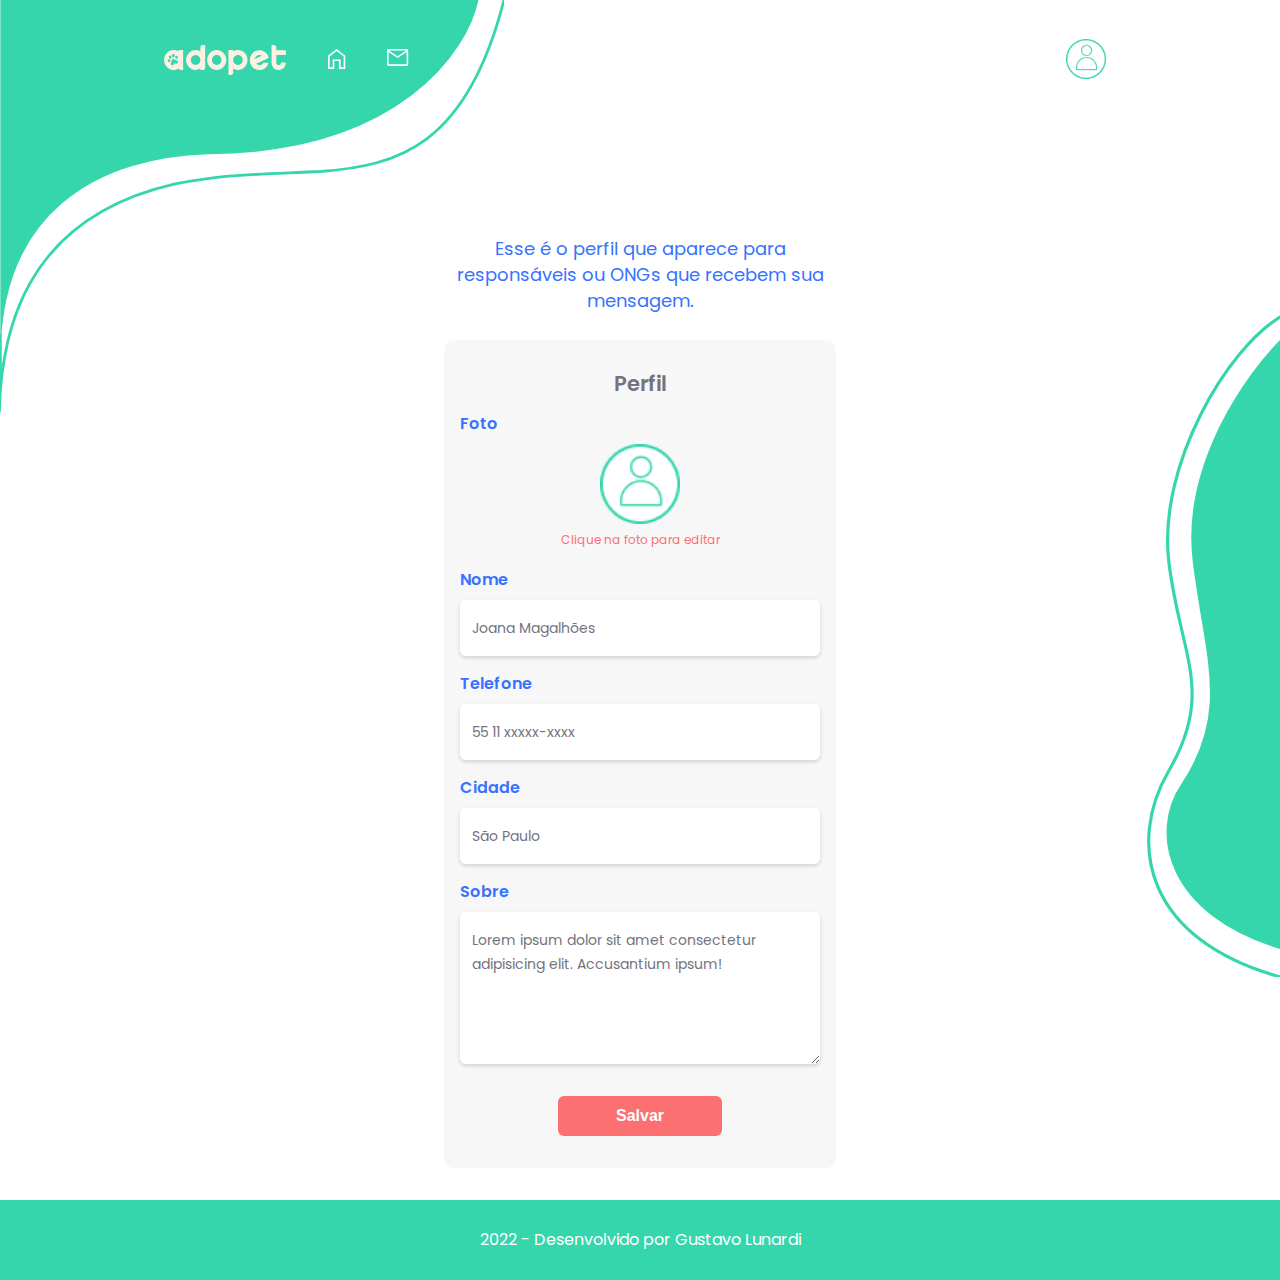
<file: src/pages/profile.html>
<!DOCTYPE html>
<html lang="pt-br">

<head>
   <meta charset="UTF-8">
   <meta http-equiv="X-UA-Compatible" content="IE=edge">
   <meta name="viewport" content="width=device-width, initial-scale=1.0">

   <title>AdoPet - Perfil</title>
   <link rel="shortcut icon" href="../assets/favicon.ico" type="image/x-icon">

   <!-- Font Import -->
   <link rel="preconnect" href="https://fonts.googleapis.com">
   <link rel="preconnect" href="https://fonts.gstatic.com" crossorigin>
   <link href="https://fonts.googleapis.com/css2?family=Poppins:wght@400;500;600;700&display=swap" rel="stylesheet">

   <!-- General Styles -->
   <link rel="stylesheet" href="../styles/general/reset.css">
   <link rel="stylesheet" href="../styles/general/variables.css">
   <link rel="stylesheet" href="../styles/general/generalStyles.css">

   <!-- Components -->
   <link rel="stylesheet" href="../styles/general/components/header.css">
   <link rel="stylesheet" href="../styles/general/components/formaBreverse.css">
   <link rel="stylesheet" href="../styles/regulator.css">
   <link rel="stylesheet" href="../styles/general/components/text.css">
   <link rel="stylesheet" href="../styles/general/components/form.css">
   <link rel="stylesheet" href="../styles/general/components/label.css">
   <link rel="stylesheet" href="../styles/general/components/input.css">
   <link rel="stylesheet" href="../styles/general/components/button.css">
   <link rel="stylesheet" href="../styles/general/components/footer.css">

   <!-- Profile Styles -->
   <link rel="stylesheet" href="../styles/profileStyles/sections/profile.css">

</head>

<body>

   <header id="header">

      <div class="wrapper">

         <div class="header__forma">
            <img class="header__forma-img" src="../assets/FormaNTop.svg" alt="">
         </div>

         <div class="header__container">

            <div class="header__content">

               <img class="header__content-logo" src="../assets/Logo.svg" alt="">

               <a class="header__link" href="../../index.html">
                  <img class="header__link-img" src="../assets/Casa.svg" alt="">
               </a>

               <a class="header__link" href="./contact.html">
                  <img class="header__link-img" src="../assets/Mensagens.svg" alt="">
               </a>

            </div>

            <div class="header__perfil">
               <a href="./profile.html">
                  <img src="../assets/Usuário.png" alt="" class="">
               </a>
            </div>

         </div>

      </div>

   </header>

   <main>

      <section id="profile">

         <div class="wrapper">

            <div class="profile__description description">

               <p class="profile__paragraph paragraph">
                  Esse é o perfil que aparece para responsáveis ou ONGs que recebem sua mensagem.
               </p>

            </div>

            <form action="" class="profile__form form-2">

               <p class="profile__form-title">
                  Perfil
               </p>

               <div class="profile__form-photo">

                  <p class="profile__form-text label-azul">
                     Foto
                  </p>

                  <div class="profile__form-image">

                     <img class="profile__form-imageView" src="../assets/Usuário.png" alt="Foto do Perfil">

                     <p class="profile__form-imageEditor">Clique na foto para editar</p>

                  </div>

               </div>

               <div class="profile__form-container form__container-2">

                  <label class="profile__form-label label-azul" for="input__nome">
                     Nome
                  </label>

                  <input class="profile__form-input input-2" type="text" id="input__nome" value="Joana Magalhões">

               </div>

               <div class="profile__form-container form__container-2">

                  <label class="profile__form-label label-azul" for="input__telefone">
                     Telefone
                  </label>

                  <input class="profile__form-input input-2" type="tel" id="input__telefone" value="55 11 xxxxx-xxxx">

               </div>

               <div class="profile__form-container form__container-2">

                  <label class="profile__form-label label-azul" for="input__cidade">
                     Cidade
                  </label>

                  <input class="profile__form-input input-2" type="text" id="input__cidade" value="São Paulo">

               </div>

               <div class="profile__form-container form__container-2">

                  <label class="profile__form-label label-azul" for="input__sobre">
                     Sobre
                  </label>

                  <textarea class="profile__form-input input-2 form__mensage" id="input__sobre" cols="30" rows="5"
                     required spellcheck="true" placeholder="" maxlength="500" minlength="50" wrap="soft">Lorem ipsum dolor sit amet consectetur adipisicing elit. Accusantium ipsum!
                  </textarea>

               </div>

               <button type="submit" class="button profile__form-button">
                  Salvar
               </button>

            </form>

         </div>

      </section>

   </main>

   <footer id="footer">

      <div class="wrapper">

         <p>2022 - Desenvolvido por <a href="https://github.com/Gutinnho/AdoPet">Gustavo Lunardi</a></p>

      </div>

   </footer>

</body>

</html>
</file>
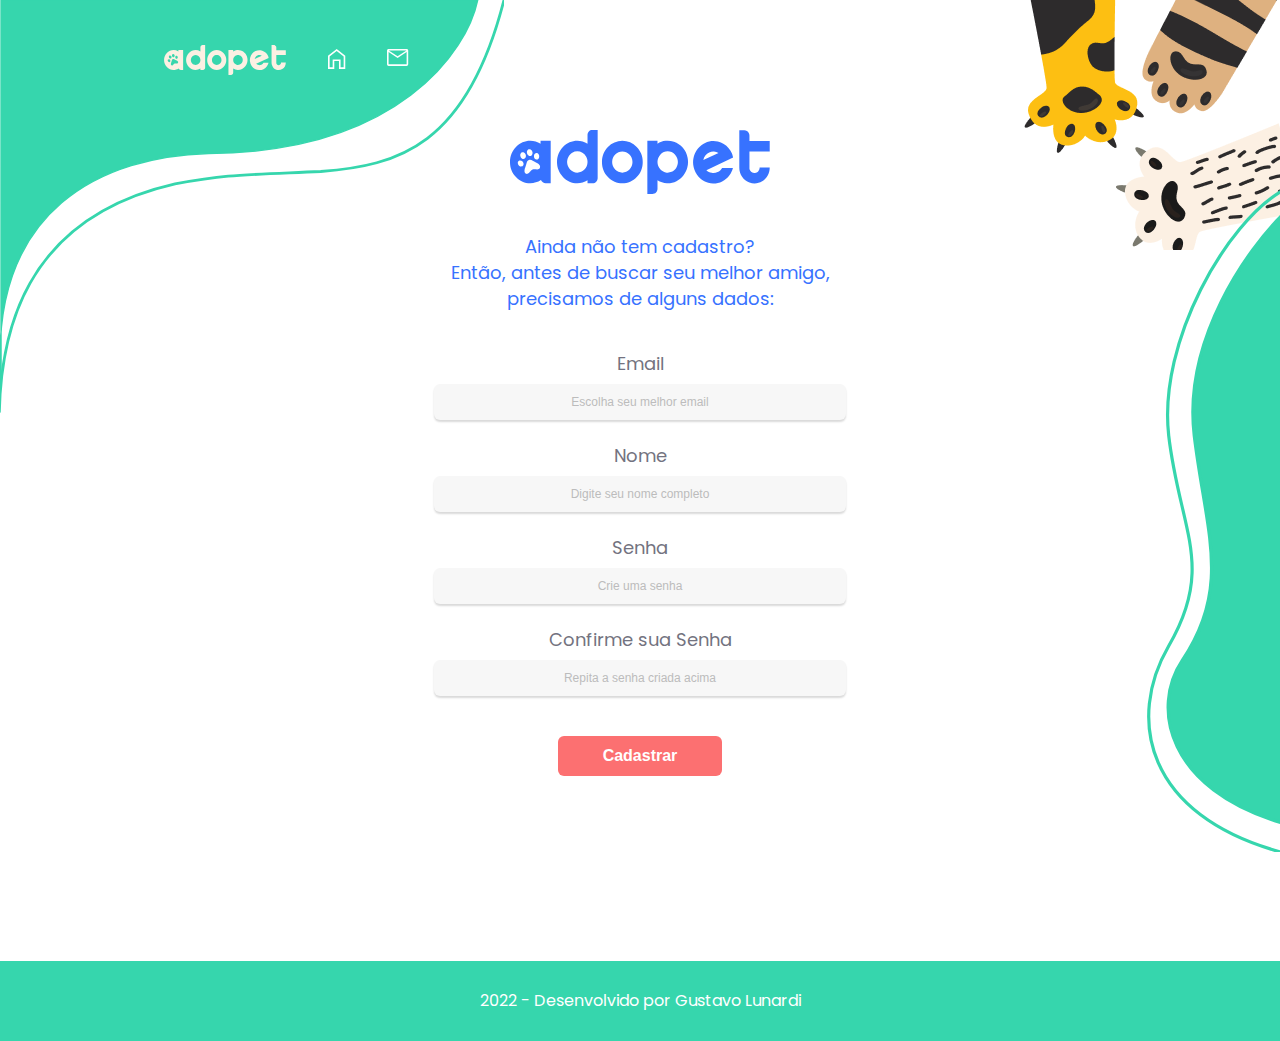
<file: src/pages/registration.html>
<!DOCTYPE html>
<html lang="pt-br">

<head>
   <meta charset="UTF-8">
   <meta http-equiv="X-UA-Compatible" content="IE=edge">
   <meta name="viewport" content="width=device-width, initial-scale=1.0">

   <title>AdoPet - Registration</title>
   <link rel="shortcut icon" href="../assets/favicon.ico" type="image/x-icon">

   <!-- Font Import -->
   <link rel="preconnect" href="https://fonts.googleapis.com">
   <link rel="preconnect" href="https://fonts.gstatic.com" crossorigin>
   <link href="https://fonts.googleapis.com/css2?family=Poppins:wght@400;500;600;700&display=swap" rel="stylesheet">

   <!-- General Styles -->
   <link rel="stylesheet" href="../styles/general/reset.css">
   <link rel="stylesheet" href="../styles/general/variables.css">
   <link rel="stylesheet" href="../styles/general/generalStyles.css">

   <!-- Components -->
   <link rel="stylesheet" href="../styles/general/components/header.css">
   <link rel="stylesheet" href="../styles/general/components/patas.css">
   <link rel="stylesheet" href="../styles/general/components/logo.css">
   <link rel="stylesheet" href="../styles/general/components/formaBreverse.css">
   <link rel="stylesheet" href="../styles/regulator.css">
   <link rel="stylesheet" href="../styles/general/components/formaBNormal.css">
   <link rel="stylesheet" href="../styles/general/components/text.css">
   <link rel="stylesheet" href="../styles/general/components/form.css">
   <link rel="stylesheet" href="../styles/general/components/label.css">
   <link rel="stylesheet" href="../styles/general/components/input.css">
   <link rel="stylesheet" href="../styles/general/components/button.css">
   <link rel="stylesheet" href="../styles/general/components/footer.css">

   <!-- Registration Styles -->
   <link rel="stylesheet" href="../styles/registrationStyles/RegistrationLogo.css">
   <link rel="stylesheet" href="../styles/registrationStyles/section/registration.css">

</head>

<body>

   <header id="header">

      <div class="wrapper">

         <div class="header__forma">
            <img class="header__forma-img" src="../assets/FormaNTop.svg" alt="">
         </div>

         <div class="header__container">

            <div class="header__content">

               <img class="header__content-logo" src="../assets/Logo.svg" alt="">

               <a class="header__link" href="../../index.html">
                  <img class="header__link-img" src="../assets/Casa.svg" alt="">
               </a>

               <a class="header__link" href="./contact.html">
                  <img class="header__link-img" src="../assets/Mensagens.svg" alt="">
               </a>

            </div>

         </div>

      </div>

   </header>

   <main>

      <div id="logo">

         <div class="wrapper">

            <div class="logo__img">
               <svg width="260" height="64" viewBox="0 0 260 64" fill="none" xmlns="http://www.w3.org/2000/svg">
                  <path
                     d="M82.0979 0H87.657V47.9496C87.6636 48.6511 87.5349 49.3467 87.2785 49.995C87.0221 50.6433 86.6433 51.2309 86.1647 51.7227C85.7078 52.2329 85.1544 52.6382 84.5396 52.9128C83.9249 53.1874 83.2622 53.3253 82.5937 53.3177H77.5256V50.2673C74.4459 52.2105 70.9198 53.2441 67.3227 53.2579C64.6474 53.2989 61.9926 52.7663 59.5219 51.693C57.0512 50.6197 54.8171 49.0285 52.9575 47.0175C51.0629 45.0444 49.5602 42.6991 48.5358 40.1166C47.5114 37.5342 46.9854 34.7654 46.9883 31.9697C46.9895 29.1798 47.5166 26.4175 48.5393 23.8406C49.562 21.2637 51.0603 18.9227 52.9486 16.9513C54.837 14.9799 57.0783 13.4168 59.5447 12.3513C62.011 11.2858 64.654 10.7387 67.3227 10.7413C70.9092 10.7479 74.4299 11.7489 77.5256 13.6422V4.78499C77.5256 3.51679 78.0072 2.30047 78.8645 1.40325C79.7218 0.506035 80.8848 0.00132104 82.0979 0ZM77.5256 32.2887V31.6357C77.4918 29.8009 76.988 28.0091 76.0667 26.447C75.163 24.8977 73.8983 23.6132 72.3908 22.7137C70.8365 21.8027 69.0834 21.3271 67.3016 21.3333C65.5197 21.3394 63.7697 21.8269 62.2212 22.7486C60.6812 23.6832 59.401 25.0215 58.5071 26.6314C57.3729 28.6605 56.9144 31.0255 57.2034 33.3562C57.4925 35.6868 58.5127 37.8514 60.1043 39.511C61.9918 41.5113 64.5619 42.646 67.2495 42.6657C69.9371 42.6853 72.5221 41.5882 74.4361 39.6157C75.3873 38.6673 76.1499 37.5318 76.6801 36.2744C77.2102 35.017 77.4976 33.6625 77.5256 32.2887Z"
                     fill="#FCF0E3" />
                  <path
                     d="M97.9129 16.9821C101.732 12.9929 106.907 10.7487 112.306 10.7412C117.705 10.7338 122.886 12.9636 126.715 16.9422C128.647 18.8826 130.176 21.2175 131.209 23.8018C132.241 26.3861 132.755 29.1647 132.717 31.9651C132.758 34.7673 132.25 37.5486 131.223 40.1375C130.197 42.7263 128.674 45.0679 126.748 47.0179C124.858 48.9959 122.613 50.5651 120.142 51.6357C117.671 52.7063 115.022 53.2573 112.347 53.2573C109.672 53.2573 107.024 52.7063 104.553 51.6357C102.082 50.5651 99.8369 48.9959 97.9463 47.0179C96.0199 45.0686 94.4963 42.7272 93.4696 40.1381C92.4429 37.5491 91.935 34.7675 91.9771 31.9651C91.9268 29.175 92.428 26.4042 93.4494 23.826C94.4708 21.2478 95.9903 18.9179 97.9129 16.9821ZM105.126 39.5463C106.068 40.5378 107.189 41.324 108.423 41.8594C109.658 42.3949 110.982 42.6689 112.318 42.6657C113.655 42.6624 114.978 42.382 116.21 41.8405C117.442 41.2991 118.559 40.5074 119.496 39.5114C120.457 38.5305 121.217 37.3558 121.73 36.0586C122.243 34.7614 122.498 33.3687 122.481 31.9651C122.423 29.1859 121.327 26.5409 119.427 24.5966C117.526 22.6524 114.973 21.5636 112.314 21.5636C109.655 21.5636 107.102 22.6524 105.201 24.5966C103.301 26.5409 102.204 29.1859 102.147 31.9651C102.132 33.3748 102.391 34.7729 102.906 36.0757C103.421 37.3784 104.183 38.5589 105.146 39.5463H105.126Z"
                     fill="#FCF0E3" />
                  <path
                     d="M177.605 27.6477C178.255 30.8508 178.172 34.1693 177.361 37.3323C176.624 40.3496 175.262 43.1607 173.371 45.5665C171.478 47.9239 169.124 49.8293 166.467 51.154C163.485 52.6708 160.189 53.3855 156.876 53.2332C153.563 53.0809 150.339 52.0664 147.496 50.2817V58.6255C147.504 59.3272 147.376 60.0232 147.119 60.6717C146.863 61.3202 146.483 61.9076 146.004 62.3987C145.537 62.9158 144.972 63.3252 144.344 63.6007C143.717 63.8762 143.042 64.0118 142.361 63.9987H137.351V10.666H147.496V13.6566C149.937 12.0974 152.676 11.1201 155.519 10.7945C158.363 10.4688 161.239 10.8028 163.945 11.7725C167.381 12.9079 170.462 14.9874 172.865 17.7937C175.29 20.5541 176.931 23.9665 177.605 27.6477ZM150.467 39.5454C151.899 41.0311 153.72 42.0404 155.7 42.446C157.681 42.8516 159.731 42.6355 161.594 41.8248C163.457 41.0142 165.049 39.6452 166.169 37.8905C167.289 36.1357 167.887 34.0737 167.888 31.9642C167.888 29.1353 166.813 26.4222 164.9 24.4218C162.986 22.4215 160.391 21.2977 157.685 21.2977C154.979 21.2977 152.384 22.4215 150.47 24.4218C148.557 26.4222 147.482 29.1353 147.482 31.9642C147.466 33.3728 147.722 34.7703 148.235 36.073C148.748 37.3757 149.507 38.5567 150.467 39.5454Z"
                     fill="#FCF0E3" />
                  <path
                     d="M249.646 37.5869H259.711C259.733 40.3979 259.039 43.1644 257.699 45.6017C256.383 48.0174 254.463 50.0128 252.144 51.3736C249.823 52.7638 247.191 53.4893 244.516 53.477C242.792 53.4838 241.079 53.189 239.448 52.6048C236.476 51.5117 233.903 49.4785 232.087 46.7873C230.27 44.0961 229.3 40.8805 229.312 37.5869V0.204164H234.308C235.212 0.199541 236.1 0.451025 236.878 0.931881C237.653 1.40639 238.298 2.08087 238.752 2.89073C239.21 3.7062 239.449 4.63631 239.443 5.58229V11.0302H259.711V21.5322H239.443V38.6735C239.699 39.9816 240.411 41.1437 241.441 41.9343C242.47 42.7249 243.744 43.0877 245.014 42.9523C246.285 42.817 247.463 42.1932 248.318 41.2018C249.174 40.2105 249.647 38.9222 249.646 37.5869Z"
                     fill="#FCF0E3" />
                  <path
                     d="M30.5399 10.666V13.6566C27.4445 11.7627 23.9236 10.7616 20.337 10.7557C17.6661 10.7117 15.0147 11.2376 12.5448 12.3011C10.0748 13.3647 7.83829 14.9436 5.97182 16.9413C4.04444 18.8835 2.51988 21.2194 1.49297 23.8039C0.466066 26.3883 -0.0412361 29.166 0.00261915 31.9642C-0.0394921 34.7666 0.468489 37.5482 1.49518 40.1372C2.52187 42.7263 4.04546 45.0677 5.97182 47.017C7.83107 49.0284 10.0651 50.62 12.5359 51.6933C15.0066 52.7667 17.6617 53.299 20.337 53.2574C24.0923 53.2559 27.7716 52.1505 30.9547 50.0674C31.3761 50.9876 32.0224 51.7751 32.8284 52.3502C33.6418 52.9482 34.6137 53.2654 35.608 53.2574H40.7V10.666H30.5399ZM23.9795 25.654C24.2274 23.8546 25.6006 22.6634 27.0452 23.0422C28.4898 23.421 29.4576 25.1356 29.2097 26.93C28.9618 28.7244 27.5887 29.9206 26.1441 29.5418C24.6995 29.163 23.7316 27.4484 23.9795 25.654ZM18.1105 19.588C19.4073 18.6709 21.1809 19.279 22.0724 20.9438C22.964 22.6085 22.6398 24.7119 21.343 25.6291C20.0462 26.5462 18.2773 25.9431 17.3858 24.2733C16.4942 22.6036 16.8184 20.535 18.1105 19.588ZM11.4785 22.5786C12.7754 21.6615 14.549 22.2646 15.4405 23.9344C16.3321 25.6041 16.0079 27.7026 14.7111 28.6197C13.4142 29.5368 11.6454 28.9337 10.7538 27.2639C9.86228 25.5942 10.1865 23.5257 11.4785 22.5986V22.5786ZM13.2569 35.3735C12.5179 36.7193 10.7634 36.9685 9.33783 35.9317C7.91228 34.895 7.35922 32.9411 8.09822 31.6203C8.83722 30.2994 10.5917 30.0253 12.0173 31.062C13.4428 32.0988 14.0007 34.0477 13.2569 35.3934V35.3735ZM29.1716 38.8625C27.3789 40.298 24.7471 38.6432 22.573 39.6102C20.3704 40.4924 19.5694 43.5977 17.3285 43.8619C15.0877 44.126 13.3713 41.579 15.4215 36.9436C16.7564 33.8234 16.3845 31.1517 18.8495 30.0352C21.362 29.0384 22.8734 31.2464 25.9677 32.5274C30.5113 34.3716 30.9642 37.452 29.1716 38.8825V38.8625Z"
                     fill="#FCF0E3" />
                  <path
                     d="M212.099 37.906C211.064 39.7581 209.498 41.2229 207.622 42.0929C205.752 42.9914 203.662 43.2614 201.639 42.8655C199.663 42.5068 197.83 41.5562 196.361 40.129L223.094 27.6133L222.779 26.1678C222.744 25.8993 222.681 25.6353 222.593 25.3803C222.432 24.7723 222.228 24.1775 221.983 23.6009C221.16 21.638 220.032 19.8309 218.645 18.2527C215.851 14.8115 212.04 12.442 207.813 11.5188C203.555 10.5014 199.095 10.9833 195.126 12.8895C192.477 14.1171 190.109 15.9242 188.184 18.1889C186.259 20.4536 184.82 23.1233 183.965 26.0183C183.135 28.8718 182.882 31.8744 183.221 34.8357C183.624 38.353 184.878 41.705 186.864 44.5751C188.687 47.2911 191.096 49.5202 193.896 51.0819C196.697 52.6436 199.809 53.4941 202.982 53.5645C206.156 53.6349 209.3 52.9232 212.161 51.487C215.022 50.0508 217.52 47.9306 219.451 45.2978C221.055 43.0911 222.235 40.5811 222.927 37.906H212.099ZM195.355 25.5199C196.36 24.1719 197.671 23.1079 199.169 22.4246C200.662 21.7118 202.299 21.3934 203.937 21.4975C205.547 21.6022 207.114 22.0825 208.524 22.9031L193.324 30.0058C193.675 28.3716 194.368 26.8393 195.355 25.5199Z"
                     fill="#FCF0E3" />
               </svg>

            </div>

         </div>

      </div>

      <section id="registration">

         <div class="wrapper">

            <div class="registration__description description">

               <p class="registration__paragraph paragraph">Ainda não tem cadastro?<br>
                  Então, antes de buscar seu melhor amigo, precisamos de alguns dados:
               </p>

            </div>

            <form action="" autocomplete="on" class="registration__form form-1">

               <div class="registration__form-container form__container-1">

                  <label for="input__email" class="registration__form-label label-cinza">
                     Email
                  </label>
                  <input type="email" name="" id="input__email" required placeholder="Escolha seu melhor email"
                     class="registration__form-input input-1">

               </div>

               <div class="registration__form-container form__container-1">

                  <label for="input__nome" class="registration__form-label label-cinza">
                     Nome
                  </label>
                  <input type="text" name="nome" id="input__nome" required placeholder="Digite seu nome completo"
                     class="registration__form-input input-1">

               </div>

               <div class="registration__form-container form__container-1">

                  <label for="input__senha" class="registration__form-label label-cinza">
                     Senha
                  </label>
                  <input type="password" name="" id="input__senha" maxlength="16" required placeholder="Crie uma senha"
                     class="registration__form-input input-1">

               </div>

               <div class="registration__form-container form__container-1">

                  <label for="input__confirme-senha" class="registration__form-label label-cinza">
                     Confirme sua Senha
                  </label>
                  <input type="password" name="" id="input__confirme-senha" maxlength="16" required
                     placeholder="Repita a senha criada acima" class="registration__form-input input-1">

               </div>

               <button type="submit" class="button registration__form-button">
                  Cadastrar
               </button>

            </form>

         </div>

      </section>

   </main>

   <footer id="footer">

      <div class="wrapper">

         <p>2022 - Desenvolvido por <a href="https://github.com/Gutinnho/AdoPet">Gustavo Lunardi</a></p>

      </div>

   </footer>

</body>

</html>
</file>
<file: src/styles/general/variables.css>
:root {
   font-size: 62.5%;
   /* Variables */
   --header-height: 2.3rem;
   /* Colors */
   --azul: #3772FF;
   --verde: #36D6AD;
   --coral: #FC7071;
   --creme: #FCF0E3;
   --cinza: #737380;
   --cinza-claro: #BCBCBC;
   --cinza-claro-fundos: #f7f7f7;
   --bg-color: #F6F6F6;
   --footer-text-color: #ffffff;

   --button-hover: #FF9D9E;
}
</file>
<file: src/styles/general/generalStyles.css>
body {
   font-family: 'Poppins', sans-serif;
}

.wrapper {
   width: min(100%);
   margin-inline: auto;
}

main {
   margin-top: -12rem;
}

.hidden {
   display: none;
}

* img {
   width: min(90%, 100%);
}

@media (min-width: 768px) {
   .wrapper {
      width: min(76.8rem, 100%);
      margin-inline: auto;
   }
}

@media (min-width: 1024px) {
   .wrapper {
      width: min(144rem, 100%);
      margin-inline: auto;
   }
}
</file>
<file: src/styles/general/components/header.css>
#header {
   height: 25rem;

   padding-inline: 4.85rem 3.7rem;
}

#header .header__forma {
   position: absolute;
   top: 0;
   left: 0;
   z-index: -1;
}

#header .header__container {
   display: grid;
   grid-template-columns: 10rem 1fr;
   grid-template-rows: 4rem;
   grid-template-areas: 'A B';

   padding-block: 4rem;
}

#header .header__content {
   display: flex;
   align-items: center;
   justify-content: space-between;

   grid-area: A;
}

#header .header__content-logo {
   display: none;
}

#header .header__link {
   height: var(--header-height);
}

#header .header__perfil {
   display: flex;
   justify-content: flex-end;
   align-items: center;

   grid-area: B;
}

#header .header__perfil img {
   height: 4rem;
   width: 4rem;
}

@media (min-width: 768px) {
   #header {
      padding-inline: 4.9rem 4.2rem;
   }

   #header .header__forma {
      width: 56rem;
      height: 47rem;
   }

   #header .header__container {
      grid-template-columns: 30rem 1fr;
   }

   #header .header__content {
      justify-content: space-between;
   }

   #header .header__content-logo {
      display: block;

      width: 12.8rem;
      height: 3rem;
   }

   #header .header__perfil {
      grid-area: B;
   }
}

@media (min-width: 1024px) {
   #header {
      padding-inline: 16.1rem 17.4rem;
   }

   #header .header__forma {
      width: 56rem;
      height: 47rem;
   }

   #header .header__container {
      grid-template-columns: 25rem 1fr;
   }
}
</file>
<file: src/styles/general/components/logo.css>
#logo {
   margin-block: 2.4rem;
}

#logo .logo__img {
   display: flex;
   align-items: center;
   justify-content: center;
}

#logo .logo__img svg {
   width: 50%;
}

@media (min-width: 768px) {
   #logo {
      margin-block: 0;
      margin-top: 9rem;
   }
}

@media (min-width : 1024px) {
   #logo {
      margin-top: 0;
   }
}
</file>
<file: src/styles/general/components/formaBreverse.css>
main {
   background-image: url(../../../assets/FormaBReverse.svg);
   background-repeat: no-repeat;
   background-position: right 35%;
   background-clip: border-box;
   background-size: 8.4rem 41.5rem;
}

@media (min-width: 768px) {
   main {
      background-size: 13.4rem 66.4rem;
   }
}
</file>
<file: src/styles/general/components/text.css>
.description {
   display: flex;
   flex-direction: column;
   justify-content: center;
   align-items: center;

   gap: 1.6rem;
   padding: 2.4rem;
}

.title {
   font-weight: 500;
   font-size: 2.6rem;
   line-height: 4.8rem;

   color: #ffffff;

   text-align: center;
}

.paragraph {
   font-weight: 400;
   font-size: 1.6rem;
   line-height: 2.1rem;

   color: var(--azul);

   text-align: center;
}

@media(min-width : 768px) {
   .description {
      padding: 0;
      padding-inline: 12.1rem;
   }

   .paragraph {
      font-size: 1.8rem;
      line-height: 2.6rem;
   }
}

@media (min-width : 1024px) {
   .description {
      gap: 2.4rem;
   }
}
</file>
<file: src/styles/general/components/button.css>
.button {
   display: flex;
   justify-content: center;
   align-items: center;

   font-weight: 600;
   font-size: 1.6rem;
   line-height: 2.4rem;
   text-decoration: none;

   background: var(--coral);
   border-radius: 6px;
   border: none;

   width: 14.8rem;
   height: 4rem;

   color: #ffffff;
}

.button:hover {
   background-color: var(--button-hover);
}

@media(min-width: 768px) {
   .button {
      width: 16.4rem;
      margin-top: 1.6rem;
   }
}
</file>
<file: src/styles/general/components/footer.css>
#footer {
   display: flex;
   align-items: center;
   justify-content: center;

   background-color: var(--verde);
   height: 10.4rem;
}

#footer p {
   font-weight: 400;
   font-size: 1.6rem;
   line-height: 2.4rem;
   text-align: center;

   color: var(--footer-text-color);
}

#footer a {
   text-decoration: none;
   color: white;
}

@media (min-width : 1024px) {
   #footer {
      height: 8rem;
   }
}
</file>
<file: src/styles/indexStyles/generalIndex.css>
body {
   background-color: var(--azul);
}
</file>
<file: src/styles/indexStyles/sections/home.css>
#home {
   display: flex;
   flex-direction: column;
}

#home .home__description {
   padding-inline: 5rem;
}

#home .home__paragraph {
   line-height: 2.4rem;

   color: #ffffff;
}

#home .p-1 {
   display: none;
}

#home .home__buttons {
   display: flex;
   flex-direction: column;
   align-items: center;
   justify-content: center;

   gap: 1.6rem;
   margin-bottom: 2.4rem;
}

#home .home__buttons-button {
   width: 18rem;
   height: 4rem;
}

#home .home__image {
   position: relative;
   bottom: -2rem;
   z-index: -1;

   display: flex;
   justify-content: center;
}

#home .home__image-img {
   height: 42.2rem;
   width: 33.28rem;
}

@media (min-width: 768px) {
   #home .home__buttons-button {
      height: 4.8rem;
      width: 34.4rem;

      font-size: 1.8rem;
   }

   #home .home__description {
      padding-inline: 21.4rem;
   }

   #home .p-1 {
      display: block;
   }

   #home .home__buttons {
      margin-bottom: 4rem;
   }
}

@media (min-width : 1024px) {
   #home .home__buttons {
      gap: 0;
   }

   #home .home__buttons-button {
      width: 36.2rem;
   }

   #home .home__description {
      padding-inline: 47.6rem;
      margin-block: 4rem 0.8rem;
   }
}
</file>
<file: src/styles/variables.css>
:root {
   font-size: 62.5%;
   /* Variables */
   --header-height: 2.3rem;
   --footer-height: 10.5rem;
   /* Colors */
   --azul: #3772FF;
   --verde: #36D6AD;
   --coral: #FC7071;
   --creme: #FCF0E3;
   --cinza: #737380;
   --cinza-claro: #BCBCBC;
   --cinza-claro-fundos: #d9d9d9;
   --bg-color: #F6F6F6;
   --footer-text-color: #ffffff;
}
</file>
<file: src/styles/generalStyles.css>
body {
   font-family: 'Poppins', sans-serif;

   background-color: var(--azul);
}

.wrapper {
   width: min(36rem, 100%);
   margin-inline: auto;

}

.button {
   display: flex;
   justify-content: center;
   align-items: center;

   background: var(--coral);
   border-radius: 6px;

   width: 18rem;
   height: 4rem;

   color: #ffffff;
}

.hidden {
   display: none;
}

* img {
   width: min(90%, 100%);
}
</file>
<file: src/styles/header.css>
header .header__forma {
   position: absolute;
   top: 0;
   z-index: -1;
}

header .header__container {
   display: grid;
   grid-template-columns: 50% 50%;
   grid-template-areas: 'A B';

   padding-block: 4rem;
}

header .header__links {
   grid-area: A;

   display: flex;
   justify-content: space-evenly;
   align-items: center;
}

header .header__links img {
   height: var(--header-height);
}

header .header__perfil {
   display: flex;
   justify-content: flex-end;
   align-items: center;
}

header .header__perfil img {
   margin-right: 3.7rem;
   height: 4rem;
   width: 4rem;
}
</file>
<file: src/styles/logo.css>
#logo {
   margin-block: 2.4rem;
}

#logo .logo__img {
   display: flex;
   align-items: center;
   justify-content: center;

   margin-top: 4rem;
}

#logo .logo__img img {
   width: 50%;
}
</file>
<file: src/styles/sections/home.css>
#home {
   display: flex;
   flex-direction: column;
   align-items: center;
}

.home__description {
   display: flex;
   flex-direction: column;
   align-items: center;
   justify-content: center;

   gap: 1.6rem;
   margin-bottom: 2.4rem;
   padding-inline: 5rem;
}

.home__title {
   font-weight: 500;
   font-size: 2.6rem;
   line-height: 4.8rem;

   color: #ffffff;

   text-align: center;
}

.home__introduction {
   font-weight: 400;
   font-size: 1.6rem;
   line-height: 2.4rem;

   color: #ffffff;

   text-align: center;
}

.home__forma {
   position: absolute;
   z-index: -1;
   right: -2vw;
   bottom: 5vh;
}

.home__buttons {
   display: flex;
   flex-direction: column;
   align-items: center;
   justify-content: center;

   gap: 1.6rem;
   margin-bottom: 4rem;
}

.home__buttons a {
   text-decoration: none;
   font-weight: 600;
   font-size: 1.6rem;
   line-height: 2.4rem;
}

.home__image {
   position: relative;
   bottom: -2rem;
   z-index: -1;

   display: flex;
   justify-content: center;
}
</file>
<file: src/styles/footer.css>
footer {
   display: flex;
   align-items: center;
   justify-content: center;

   background-color: var(--verde);
   height: var(--footer-height);
}

footer p {
   font-weight: 400;
   font-size: 1.6rem;
   line-height: 2.4rem;
   text-align: center;

   color: var(--footer-text-color);
}

footer a {
   text-decoration: none;
   color: white;
}
</file>
<file: src/styles/regulator.css>
@media(max-width:767px) {
   main {
      background-image: none;
   }
}
</file>
<file: src/styles/general/components/form.css>
.form-1 {
   display: flex;
   flex-direction: column;
   align-items: center;
   justify-content: center;

   margin-inline: 3.4rem;
}

.form__container-1 {
   display: flex;
   flex-direction: column;
   align-items: center;
   justify-content: center;

   gap: 0.4rem;
   width: 100%;

   margin-bottom: 2rem;
}

.form-2 {
   display: flex;
   justify-content: center;
   align-items: center;
   flex-direction: column;

   gap: 1.6rem;
   margin-inline: 2.4rem;
   margin-bottom: 1.6rem;
   padding: 3.2rem 1.6rem;

   background-color: var(--cinza-claro-fundos);
   border-radius: 10px;
}

.form__container-2 {
   display: flex;
   flex-direction: column;

   gap: 0.8rem;

   width: 100%;
}

.form-link {
   font-weight: 400;
   font-size: 1.2rem;
   line-height: 2.4rem;

   text-decoration: underline;
   color: var(--coral);
}

.form__mensage {
   resize: vertical;
   min-height: 17.6rem;

   font-family: 'Poppins', sans-serif;
}

@media(min-width: 768px) {
   .form-1 {
      margin-inline: 21.2rem;
   }

   .form__container-1 {
      gap: 0.8rem;

      margin-bottom: 2.4rem;
   }

   .form-2 {
      margin-inline: 12.2rem;
      margin-bottom: 9.1rem;
   }
}

@media (min-width : 1024px) {
   .form-1 {
      margin-inline: 44.4rem;
   }

   .form-2 {
      margin-inline: 44.4rem;
      margin-bottom: 3.2rem;
   }
}
</file>
<file: src/styles/general/components/label.css>
.label-azul {
   font-weight: 600;
   font-size: 1.6rem;
   line-height: 2.4rem;

   color: var(--azul);
}

.label-cinza {
   font-weight: 400;
   font-size: 1.6rem;
   line-height: 2.4rem;

   color: var(--cinza);
}

@media (min-width : 768px) {
   .label-cinza {
      font-size: 1.8rem;
   }
}
</file>
<file: src/styles/general/components/input.css>
.input-1 {
   background: var(--cinza-claro-fundos);

   box-shadow: 0px 2px 2px rgba(0, 0, 0, 0.15);
   border-radius: 6px;

   border: none;

   width: 100%;
   padding: 1rem;

   font-weight: 400;
   font-size: 1.2rem;
   line-height: 1.6rem;
   text-align: center;

   color: var(--cinza);
}

.input-2 {
   background: #FFFFFF;

   box-shadow: 0px 2px 4px rgba(0, 0, 0, 0.15);
   border-radius: 6px;

   border: none;

   padding: 1.6rem 1.2rem;

   font-weight: 400;
   font-size: 1.4rem;
   line-height: 2.4rem;
   text-align: left;

   color: var(--cinza);
   font-family: 'Poppins', sans-serif;
}

.input-1::placeholder,
.input-2::placeholder {
   color: var(--cinza-claro);
}
</file>
<file: src/styles/contactStyles/section/contact.css>
#contact .contact__description {
   padding: 2.4rem 6.7rem;
}

#contact .contact__form-button {
   margin-top: 1.6rem;
}

@media (min-width : 768px) {
   #contact .contact__description {
      padding: 4rem 12.2rem;
      margin-top: 6rem;
   }

   #contact .form__mensage {
      min-height: 17.2rem;
   }
}

@media (min-width : 1024px) {
   #contact .contact__description {
      padding-inline: 47.4rem;
   }
}
</file>
<file: src/styles/galleryStyles/section/gallery.css>
#gallery .gallery__description {
   padding: 3rem 6.7rem;
}

.model-1 {
   display: initial;
}

.model-2 {
   display: none;
}

#gallery .gallery__paragraph {
   text-align: center;
}

#gallery .gallery__cards {
   display: flex;
   flex-direction: column;
   gap: 1.6rem;
}

#gallery .gallery__cards-card {
   display: flex;
   justify-content: space-evenly;

   padding: 2.4rem;
   background-color: var(--cinza-claro-fundos);
}

#gallery .gallery__cards-card img {
   width: 14.8rem;
   height: 14.8rem;
}

#gallery .gallery__card-information {
   display: flex;
   flex-direction: column;

   gap: 3rem;
}

#gallery .group-a {
   font-weight: 400;
   font-size: 1.4rem;
   line-height: 2rem;

   color: var(--cinza);
}

#gallery .gallery__information-name {
   font-weight: 600;
   font-size: 1.6rem;
   line-height: 2rem;

   color: var(--azul);

   margin-bottom: 0.8rem;
}

#gallery .gallery__information-address {
   font-weight: 400;
   font-size: 1.2rem;
   line-height: 1.6rem;

   color: var(--cinza);
}

#gallery .gallery__information-link {
   display: flex;
   gap: 0.8rem;

   text-decoration: none;
   font-weight: 400;
   font-size: 1rem;
   line-height: 1.6rem;
}

#gallery .gallery__information-link img {
   width: 1.8rem;
   height: 1.8rem;
}

@media (min-width : 768px) {
   #gallery .gallery__description {
      padding: 3.2rem 19.7rem;
      margin-top: 5rem;
   }

   .model-1 {
      display: none;
   }

   .model-2 {
      display: block;
   }

   #gallery .gallery__cards {
      display: grid;
      grid-template-columns: 1fr 1fr;

      margin-inline: 3.2rem;
      margin-bottom: 3.2rem;
   }
}

@media (min-width : 1024px) {
   #gallery .gallery__description {
      padding-inline: 51.2rem;
   }

   #gallery .gallery__cards {
      grid-template-columns: 1fr 1fr 1fr;

      margin-inline: 16rem;
      margin-bottom: 6rem;
   }
}
</file>
<file: src/styles/general/components/patas.css>
#header {
   background-image: url(../../../assets/Patas-p.png);
   background-repeat: no-repeat;
   background-position: right top;
   background-clip: border-box;
}

@media(min-width: 768px) {
   #header {
      background-image: url(../../../assets/Patas-m.png);
   }
}

@media(min-width: 1024px) {
   #header {
      background-image: url(../../../assets/Patas-g.png);
   }
}
</file>
<file: src/styles/general/components/formaBNormal.css>
@media (max-width: 767px) {
   main {
      background-image: url(../../../assets/FormaBNormal.svg);
      background-repeat: no-repeat;
      background-position: left 76%;
      background-clip: border-box;
      background-size: 8.2rem 41.5rem;
   }
}
</file>
<file: src/styles/loginStyles/loginStyles.css>
#logo .logo__img svg path {
   fill: var(--azul);
}
</file>
<file: src/styles/loginStyles/section/login.css>
#login .login__form-button {
   margin-bottom: 24.7rem;
   margin-top: 0.4rem;
}

@media(min-width:768px) {
   #login .login__form-button {
      margin-bottom: 43.4rem;
   }

   #login .login__paragraph {
      line-height: 2.1rem;
   }
}

@media (min-width : 1024px) {
   #login .login__description {
      padding-block: 6.4rem 7.2rem;
   }
}
</file>
<file: src/styles/profileStyles/sections/profile.css>
#profile .profile__description {
   padding: 2.4rem 5.6rem;
}

#profile .profile__form {
   align-items: flex-start;
}

#profile .profile__form-title {
   align-self: center;

   font-weight: 600;
   font-size: 2.1rem;
   line-height: 2.4rem;

   color: var(--cinza);
}

#profile .profile__form-photo {
   display: flex;
   align-items: center;
   flex-direction: column;

   gap: 0.8rem;

   width: 100%;
}

#profile .profile__form-text {
   align-self: flex-start;
}

#profile .profile__form-image {
   display: flex;
   align-items: center;
   flex-direction: column;

   gap: 0.4rem;
}

#profile .profile__form-imageView {
   width: 8rem;
   height: 8rem;
}

#profile .profile__form-imageEditor {
   font-weight: 400;
   font-size: 1.2rem;
   line-height: 2.4rem;

   color: var(--coral);
}

#profile .profile__form-button {
   align-self: center;
}

@media (min-width : 768px) {
   #profile .profile__description {
      padding: 2.6rem 12.2rem;
      margin-top: 8rem;
   }

   #profile .form__mensage {
      min-height: 10.4rem;
   }
}

@media (min-width : 1024px) {
   #profile .profile__description {
      padding-inline: 44.4rem;
   }
}
</file>
<file: src/styles/registrationStyles/RegistrationLogo.css>
#logo .logo__img svg path {
   fill: var(--azul);
}
</file>
<file: src/styles/registrationStyles/section/registration.css>
#registration .registration__form-button {
   margin-bottom: 10.5rem;
}

@media (min-width : 768px) {
   #registration .registration__form-button {
      margin-bottom: 18.5rem;
   }
}

@media (min-width : 1024px) {
   #registration .registration__description {
      padding-inline: 44.4rem;
      padding-block: 4rem;
   }
}
</file>
